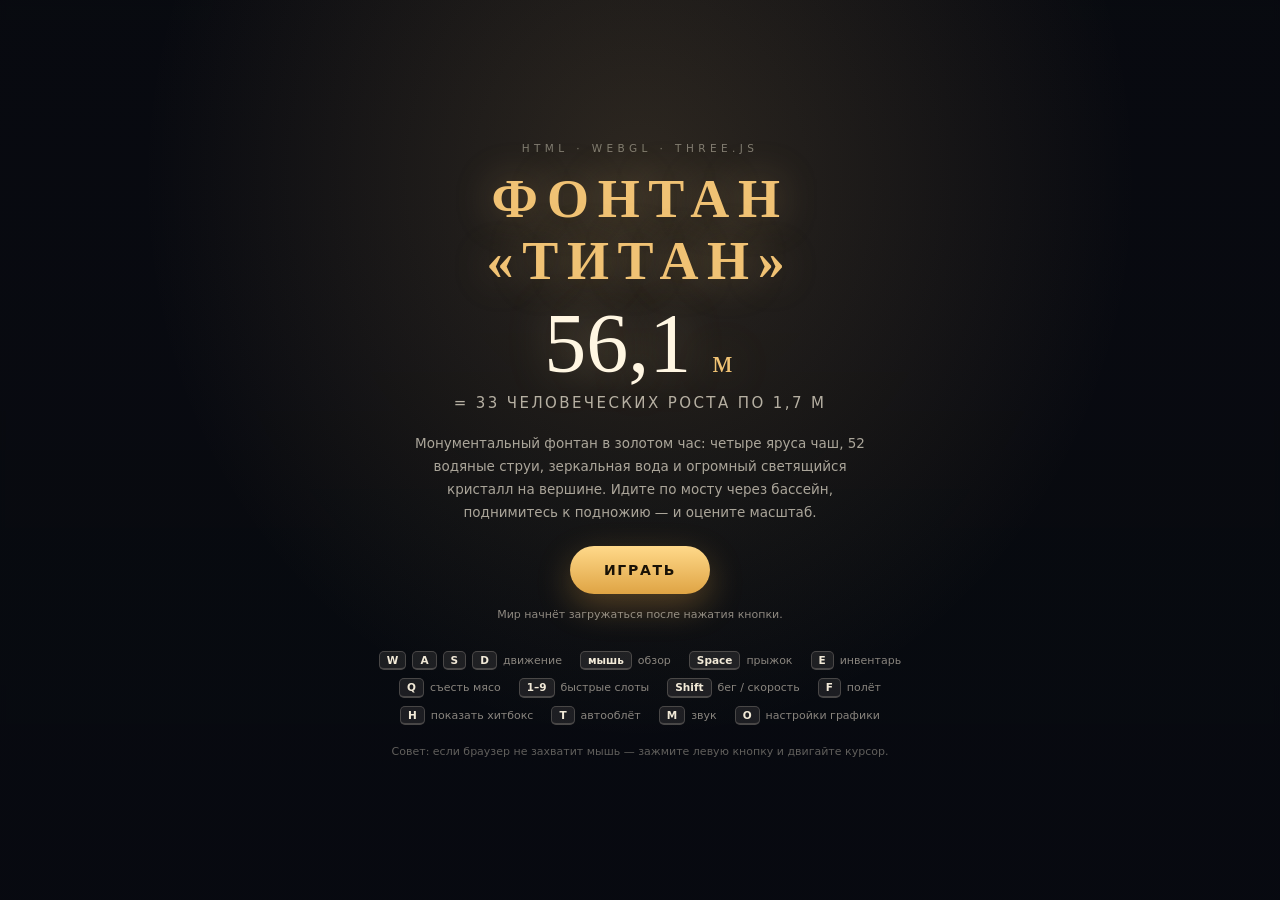
<file: index.html>
<!DOCTYPE html>
<html lang="ru">
<head>
<meta charset="utf-8" />
<meta name="viewport" content="width=device-width, initial-scale=1, viewport-fit=cover" />
<meta name="theme-color" content="#0b0e14" />
<meta name="mobile-web-app-capable" content="yes" />
<meta name="apple-mobile-web-app-capable" content="yes" />
<meta name="apple-mobile-web-app-status-bar-style" content="black-translucent" />
<title>Фонтан «Титан» — 56,1 м · 33 человеческих роста</title>
<link rel="stylesheet" href="./styles.css" />
<script type="importmap">
{
  "imports": {
    "three": "./vendor/three.module.js",
    "three/addons/": "./vendor/jsm/"
  }
}
</script>
</head>
<body>
<canvas id="scene"></canvas>
<div id="world-loading" role="status" aria-live="polite"></div>

<div id="ui">
  <section class="panel panel-left">
    <h1>ФОНТАН «ТИТАН»</h1>
    <p class="sub">дом у леса · дорога к фонтану</p>
    <div id="world-clock" aria-live="off">06:00 · ДЕНЬ</div>

    <div class="compare">
      <div class="col">
        <div class="bar bar-fountain"><i></i></div>
        <div class="cap">56,1 м</div>
        <div class="cap sub">сооружение</div>
      </div>
      <div class="ratio"><b>33×</b><span> выше<br>человека</span></div>
      <div class="col">
        <div class="bar bar-player"><i></i></div>
        <div class="cap">1,7 м</div>
        <div class="cap sub">это вы</div>
      </div>
    </div>

    <div class="stats">
      <div><span>до центра фонтана</span><b id="stat-dist">—</b></div>
      <div><span>угол возвышения</span><b id="stat-angle">—</b></div>
      <div><span>высота камеры</span><b id="stat-height">—</b></div>
      <div><span>режим</span><b id="stat-mode">пешком</b></div>
    </div>
    <div id="oxygen-indicator" aria-live="polite">
      <div class="oxygen-heading">
        <b>КИСЛОРОД</b>
        <span id="oxygen-text">НА ПОВЕРХНОСТИ</span>
      </div>
      <div class="oxygen-track"><i id="oxygen-fill"></i></div>
      <div class="oxygen-tip">Space / ▲ — всплыть · C / ▼ — нырнуть</div>
    </div>
  </section>

  <section class="panel panel-right">
    <canvas id="compass" width="150" height="150"></canvas>
    <div class="compass-cap">стрелка — направление на фонтан</div>
  </section>

  <div id="crosshair"></div>
  <div id="health-hearts" class="health-hearts" role="img" aria-label="Здоровье: 5 из 5">
    <span class="full" aria-hidden="true">♥</span>
    <span class="full" aria-hidden="true">♥</span>
    <span class="full" aria-hidden="true">♥</span>
    <span class="full" aria-hidden="true">♥</span>
    <span class="full" aria-hidden="true">♥</span>
  </div>
  <div id="hunger-indicator" class="hunger-indicator" role="img" aria-label="Сытость: 100%">
    <span class="hunger-icon" aria-hidden="true">🍖</span>
    <span class="hunger-label">СЫТОСТЬ</span>
    <div class="hunger-track"><i id="hunger-fill"></i></div>
    <b id="hunger-text">100%</b>
  </div>

  <div id="hint">
    <b>WASD</b> идти · <b>мышь</b> смотреть · <b>Space</b> прыгать/всплывать · <b>Shift</b> бежать · <b>ЛКМ</b> рубить / добывать · <b>E</b> инвентарь · <b>1–9</b> выбрать предмет в быстрой панели · <b>Q</b> съесть мясо · <b>F</b> полёт ·
    <b>в воде: WASD + направление взгляда</b> плыть · <b>Space/C</b> всплыть/нырнуть · <b>T</b> облёт · <b>M</b> звук · <b>O / P</b> меню и пауза · <b>Esc</b> открыть/закрыть меню
  </div>
  <div id="hint-touch">
    <b>джойстик</b> слева — идти · <b>свайп</b> — смотреть · <b>ПРЫЖОК</b> — подпрыгнуть · <b>ЕДА</b> — съесть мясо
  </div>

  <div id="toast"></div>

  <button id="settings-toggle" type="button" aria-expanded="false" aria-controls="settings-panel">
    ☰ МЕНЮ
  </button>
  <section id="settings-panel" class="panel settings-panel" hidden>
    <div class="game-menu-card">
      <div class="settings-heading">
        <div>
          <h2>ИГРОВОЕ МЕНЮ</h2>
          <p>Игра остановлена. Настройки можно менять в любой момент.</p>
        </div>
      </div>

      <button id="menu-sound-toggle" class="menu-sound-toggle" type="button" aria-pressed="true">ЗВУК: ВКЛЮЧЁН</button>
      <div class="menu-section-title">ГРАФИКА И ПРОИЗВОДИТЕЛЬНОСТЬ</div>

    <label class="setting-row" for="graphics-quality">
      <span>Качество графики</span>
      <select id="graphics-quality">
        <option value="auto">Авто</option>
        <option value="low">Низкое</option>
        <option value="medium">Среднее</option>
        <option value="high">Высокое</option>
      </select>
    </label>

    <label class="setting-block" for="view-distance">
      <span class="setting-label">
        <span>Дальность прорисовки</span>
        <output id="view-distance-value">3,2 км</output>
      </span>
      <input id="view-distance" type="range" min="900" max="8000" step="100" value="3200" />
      <span class="setting-scale"><span>0,9 км</span><span>8 км</span></span>
    </label>

    <div class="setting-toggles">
      <label><input id="graphics-shadows" type="checkbox" /> Тени</label>
      <label><input id="graphics-reflections" type="checkbox" checked /> Отражения воды</label>
      <label><input id="graphics-bloom" type="checkbox" /> Свечение</label>
    </div>

    <div class="settings-footnote" id="graphics-status">Автоматическое качество подстраивается под устройство.</div>
      <button id="settings-resume" class="menu-resume" type="button">▶ ПРОДОЛЖИТЬ ИГРУ</button>
    </div>
  </section>
</div>

<div id="touch-layer" class="hidden">
  <div id="stick"><div id="stick-knob"></div><span>ХОД</span></div>
  <div id="touch-buttons">
    <button class="tbtn tbtn-wide" data-act="run">БЕГ</button>
    <button class="tbtn tbtn-jump" data-act="jump">ПРЫЖОК</button>
    <button class="tbtn" data-act="fly">ПОЛЁТ</button>
    <button class="tbtn" data-act="tour">ОБЛЁТ</button>
    <button class="tbtn" data-act="sound">ЗВУК</button>
    <button class="tbtn" data-act="eat">ЕДА</button>
    <button class="tbtn tbtn-up" data-act="up">▲</button>
    <button class="tbtn tbtn-down" data-act="down">▼</button>
  </div>
</div>

<div id="rotate">ПОВЕРНИТЕ ТЕЛЕФОН ГОРИЗОНТАЛЬНО</div>

<div id="overlay">
  <div class="overlay-inner">
    <div class="kicker">HTML · WebGL · three.js</div>
    <h1>ФОНТАН «ТИТАН»</h1>
    <div class="hero-num">56,1 <span>м</span></div>
    <div class="hero-sub">= 33 человеческих роста по 1,7 м</div>
    <p>
      Монументальный фонтан в золотом час: четыре яруса чаш, 52 водяные струи,
      зеркальная вода и огромный светящийся кристалл на вершине.
      Идите по мосту через бассейн, поднимитесь к подножию — и оцените масштаб.
    </p>
    <button id="start-btn" type="button">ИГРАТЬ</button>
    <div id="boot-status" role="status" aria-live="polite">Мир начнёт загружаться после нажатия кнопки.</div>
    <div class="keys">
      <div><kbd>W</kbd><kbd>A</kbd><kbd>S</kbd><kbd>D</kbd><span>движение</span></div>
      <div><kbd>мышь</kbd><span>обзор</span></div>
      <div><kbd>Space</kbd><span>прыжок</span></div>
      <div><kbd>E</kbd><span>инвентарь</span></div>
      <div><kbd>Q</kbd><span>съесть мясо</span></div>
      <div><kbd>1–9</kbd><span>быстрые слоты</span></div>
      <div><kbd>Shift</kbd><span>бег / скорость</span></div>
      <div><kbd>F</kbd><span>полёт</span></div>
      <div><kbd>H</kbd><span>показать хитбокс</span></div>
      <div><kbd>T</kbd><span>автооблёт</span></div>
      <div><kbd>M</kbd><span>звук</span></div>
      <div><kbd>O</kbd><span>настройки графики</span></div>
    </div>
    <div class="note">Совет: если браузер не захватит мышь — зажмите левую кнопку и двигайте курсор.</div>
  </div>
</div>

<script defer src="./src/boot.js"></script>
</body>
</html>
</file>
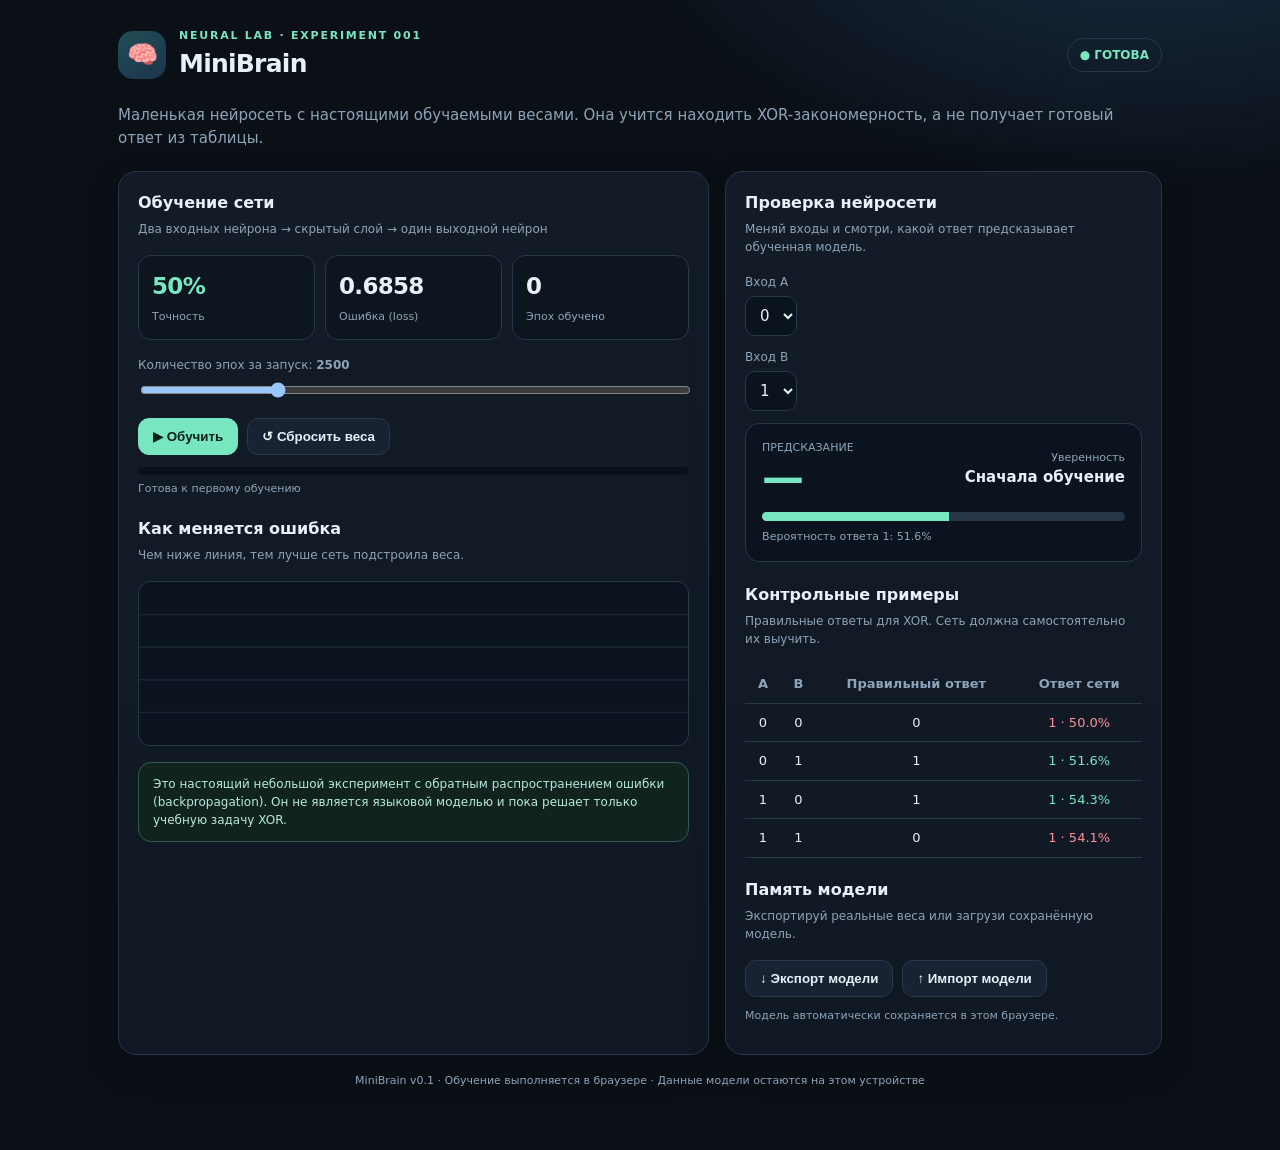
<file: MiniBrain.html>
<!doctype html>
<html lang="ru">
<head>
<meta charset="utf-8"><meta name="viewport" content="width=device-width,initial-scale=1">
<title>MiniBrain | Neural Lab</title>
<style>
:root{color-scheme:dark;--bg:#0b1017;--panel:#121b26;--panel2:#172332;--line:#26384b;--text:#e8f0f8;--muted:#8fa3b8;--mint:#78e6c1;--blue:#7ba8ff;--red:#ff8f9a}*{box-sizing:border-box}body{margin:0;background:radial-gradient(900px 500px at 90% -10%,#193047 0%,transparent 60%),var(--bg);color:var(--text);font:15px/1.5 system-ui,-apple-system,Segoe UI,Arial,sans-serif}.wrap{max-width:1080px;margin:auto;padding:28px 18px 60px}.top{display:flex;align-items:center;justify-content:space-between;gap:16px;margin-bottom:22px}.brand{display:flex;gap:13px;align-items:center}.logo{width:48px;height:48px;border-radius:15px;display:grid;place-items:center;background:linear-gradient(145deg,#214e55,#1d344b);font-size:25px}.eyebrow{font-size:11px;letter-spacing:.16em;color:var(--mint);font-weight:800}.title{font-size:25px;font-weight:800;letter-spacing:-.03em}.status{border:1px solid var(--line);border-radius:99px;padding:7px 12px;color:var(--mint);font-size:12px;font-weight:700}.intro{color:var(--muted);margin:0 0 22px}.grid{display:grid;grid-template-columns:1.15fr .85fr;gap:16px}.card{background:linear-gradient(180deg,var(--panel),#101823);border:1px solid var(--line);border-radius:18px;padding:19px;box-shadow:0 12px 35px #0003}.card h2{font-size:16px;margin:0 0 5px}.sub{font-size:12px;color:var(--muted);margin:0 0 17px}.stats{display:grid;grid-template-columns:repeat(3,1fr);gap:10px;margin-bottom:16px}.stat{padding:13px;border:1px solid var(--line);border-radius:13px;background:#0d151f}.stat strong{display:block;font-size:23px;letter-spacing:-.03em}.stat span{color:var(--muted);font-size:11px}.mint{color:var(--mint)}.controls{display:flex;flex-wrap:wrap;gap:9px;align-items:center}.btn{border:1px solid var(--line);color:var(--text);background:var(--panel2);padding:10px 14px;border-radius:11px;font-weight:700;cursor:pointer}.btn.primary{background:var(--mint);color:#092018;border-color:var(--mint)}.btn:disabled{opacity:.45;cursor:not-allowed}label{font-size:12px;color:var(--muted);display:block;margin-bottom:5px}input,select{background:#0b141e;color:var(--text);border:1px solid var(--line);border-radius:10px;padding:9px 10px;font:inherit;min-width:0}input[type=range]{padding:0;width:100%}.field{margin:12px 0}.progress{height:8px;background:#0a1119;border-radius:9px;overflow:hidden;margin:12px 0 6px}.progress>div{height:100%;width:0;background:linear-gradient(90deg,#4caeaa,var(--mint));transition:width .15s}.hint{font-size:11px;color:var(--muted)}canvas{width:100%;height:165px;display:block;background:#0b141e;border:1px solid var(--line);border-radius:12px}.predictbox{border:1px solid var(--line);border-radius:14px;background:#0b141e;padding:16px;margin-top:12px}.pred{display:flex;align-items:center;justify-content:space-between;gap:14px}.pred strong{font-size:42px;color:var(--mint);line-height:1}.meter{height:9px;background:#263547;border-radius:9px;overflow:hidden;margin-top:13px}.meter div{height:100%;width:50%;background:var(--mint);transition:width .2s}.samples{width:100%;border-collapse:collapse;font-size:13px}.samples th,.samples td{text-align:center;padding:9px;border-bottom:1px solid var(--line)}.samples th{color:var(--muted);font-weight:600}.notice{margin-top:16px;border:1px solid #315b51;background:#10231f;border-radius:13px;padding:12px 14px;color:#b8eadb;font-size:12px}.toast{position:fixed;bottom:20px;left:50%;transform:translateX(-50%);background:#e8f0f8;color:#101923;padding:11px 17px;border-radius:11px;box-shadow:0 8px 35px #0008;display:none;max-width:calc(100% - 30px);z-index:5}.toast.show{display:block}.footer{margin-top:18px;color:var(--muted);font-size:11px;text-align:center}@media(max-width:760px){.grid{grid-template-columns:1fr}.wrap{padding:18px 12px 40px}.title{font-size:21px}.stats{gap:7px}.stat{padding:10px}.stat strong{font-size:20px}}
</style>
</head>
<body><main class="wrap">
<header class="top"><div class="brand"><div class="logo">🧠</div><div><div class="eyebrow">NEURAL LAB · EXPERIMENT 001</div><div class="title">MiniBrain</div></div></div><div class="status" id="status">● ГОТОВА</div></header>
<p class="intro">Маленькая нейросеть с настоящими обучаемыми весами. Она учится находить XOR-закономерность, а не получает готовый ответ из таблицы.</p>
<div class="grid">
<section class="card"><h2>Обучение сети</h2><p class="sub">Два входных нейрона → скрытый слой → один выходной нейрон</p>
<div class="stats"><div class="stat"><strong id="accuracy" class="mint">0%</strong><span>Точность</span></div><div class="stat"><strong id="loss">0.0000</strong><span>Ошибка (loss)</span></div><div class="stat"><strong id="epochsDone">0</strong><span>Эпох обучено</span></div></div>
<div class="field"><label for="epochs">Количество эпох за запуск: <b id="epochValue">2500</b></label><input id="epochs" type="range" min="100" max="10000" step="100" value="2500"></div>
<div class="controls"><button class="btn primary" id="train">▶ Обучить</button><button class="btn" id="reset">↺ Сбросить веса</button></div>
<div class="progress"><div id="progress"></div></div><div class="hint" id="progressText">Готова к первому обучению</div>
<div style="margin-top:20px"><h2>Как меняется ошибка</h2><p class="sub">Чем ниже линия, тем лучше сеть подстроила веса.</p><canvas id="chart" width="700" height="220"></canvas></div>
<div class="notice">Это настоящий небольшой эксперимент с обратным распространением ошибки (backpropagation). Он не является языковой моделью и пока решает только учебную задачу XOR.</div>
</section>
<section class="card"><h2>Проверка нейросети</h2><p class="sub">Меняй входы и смотри, какой ответ предсказывает обученная модель.</p>
<div class="field"><label for="a">Вход A</label><select id="a"><option value="0">0</option><option value="1">1</option></select></div>
<div class="field"><label for="b">Вход B</label><select id="b"><option value="0">0</option><option value="1" selected>1</option></select></div>
<div class="predictbox"><div class="pred"><div><div class="hint">ПРЕДСКАЗАНИЕ</div><strong id="prediction">—</strong></div><div style="text-align:right"><div class="hint">Уверенность</div><b id="confidence">Сначала обучение</b></div></div><div class="meter"><div id="meter"></div></div><div class="hint" style="margin-top:8px" id="probability">Вероятность ответа 1: —</div></div>
<div style="margin-top:21px"><h2>Контрольные примеры</h2><p class="sub">Правильные ответы для XOR. Сеть должна самостоятельно их выучить.</p><table class="samples"><thead><tr><th>A</th><th>B</th><th>Правильный ответ</th><th>Ответ сети</th></tr></thead><tbody id="sampleRows"></tbody></table></div>
<div style="margin-top:20px"><h2>Память модели</h2><p class="sub">Экспортируй реальные веса или загрузи сохранённую модель.</p><div class="controls"><button class="btn" id="export">↓ Экспорт модели</button><button class="btn" id="import">↑ Импорт модели</button><input type="file" id="file" accept="application/json" hidden></div><p class="hint" id="saved">Модель автоматически сохраняется в этом браузере.</p></div>
</section></div><div class="footer">MiniBrain v0.1 · Обучение выполняется в браузере · Данные модели остаются на этом устройстве</div>
</main><div class="toast" id="toast"></div>
<script>
(()=>{'use strict';
const $=id=>document.getElementById(id), data=[{x:[0,0],y:0},{x:[0,1],y:1},{x:[1,0],y:1},{x:[1,1],y:0}],KEY='minibrain-v1-model';let net,history=[],steps=0,busy=false;
const sigmoid=z=>1/(1+Math.exp(-Math.max(-30,Math.min(30,z))));
function rng(seed){let s=seed>>>0||1;return()=>{s^=s<<13;s^=s>>>17;s^=s<<5;return(s>>>0)/4294967296}}
function create(seed=12345){const r=rng(seed),h=8;return{version:1,seed,hidden:h,lr:.8,w1:Array.from({length:h},()=>Array.from({length:2},()=>((r()*2-1)*.7))),b1:Array(h).fill(0),w2:Array.from({length:h},()=>((r()*2-1)*.7)),b2:0,epochs:0,history:[]}}
function forward(n,x){const h=n.w1.map((w,i)=>Math.tanh(w[0]*x[0]+w[1]*x[1]+n.b1[i]));let z=n.b2;for(let i=0;i<n.hidden;i++)z+=h[i]*n.w2[i];return{p:sigmoid(z),h}}
function evaluate(){let loss=0,correct=0;for(const s of data){const p=Math.max(1e-7,Math.min(1-1e-7,forward(net,s.x).p));loss-=s.y*Math.log(p)+(1-s.y)*Math.log(1-p);if((p>=.5?1:0)===s.y)correct++}return{loss:loss/4,accuracy:correct/4}}
function trainBatch(count){const r=rng((net.seed+net.epochs*7919)>>>0);for(let ep=0;ep<count;ep++){const order=[0,1,2,3];for(let i=3;i>0;i--){const j=Math.floor(r()*(i+1));[order[i],order[j]]=[order[j],order[i]]}for(const idx of order){const s=data[idx],f=forward(net,s.x),d=f.p-s.y,old=[...net.w2];for(let i=0;i<net.hidden;i++){const g=d*old[i]*(1-f.h[i]*f.h[i]);net.w1[i][0]-=net.lr*g*s.x[0];net.w1[i][1]-=net.lr*g*s.x[1];net.b1[i]-=net.lr*g;net.w2[i]-=net.lr*d*f.h[i]}net.b2-=net.lr*d}net.epochs++;if((ep+1)%Math.max(1,Math.floor(count/100))===0||ep===count-1)net.history.push(evaluate().loss)}net.history=net.history.slice(-500);history=net.history;}
function render(){const m=evaluate();$('accuracy').textContent=Math.round(m.accuracy*100)+'%';$('loss').textContent=m.loss.toFixed(4);$('epochsDone').textContent=net.epochs.toLocaleString('ru-RU');$('sampleRows').innerHTML=data.map(s=>{const p=forward(net,s.x).p;return `<tr><td>${s.x[0]}</td><td>${s.x[1]}</td><td>${s.y}</td><td style="color:${(p>=.5?1:0)===s.y?'var(--mint)':'var(--red)'}">${p>=.5?1:0} · ${(p*100).toFixed(1)}%</td></tr>`}).join('');predict();draw();}
function predict(){if(!net)return;const p=forward(net,[+$('a').value,+$('b').value]).p;$('prediction').textContent=net.epochs?(p>=.5?1:0):'—';$('confidence').textContent=net.epochs?(Math.max(p,1-p)*100).toFixed(1)+'%':'Сначала обучение';$('meter').style.width=(p*100)+'%';$('probability').textContent='Вероятность ответа 1: '+(p*100).toFixed(1)+'%';}
function draw(){const c=$('chart'),ctx=c.getContext('2d'),w=c.width,h=c.height;ctx.clearRect(0,0,w,h);ctx.strokeStyle='#26384b';ctx.lineWidth=1;for(let i=1;i<5;i++){let y=i*h/5;ctx.beginPath();ctx.moveTo(0,y);ctx.lineTo(w,y);ctx.stroke()}if(history.length<2)return;const max=Math.max(.1,...history),min=Math.min(0,...history),range=max-min||1;ctx.beginPath();history.forEach((v,i)=>{const x=12+(w-24)*i/(history.length-1),y=h-12-(v-min)/range*(h-24);i?ctx.lineTo(x,y):ctx.moveTo(x,y)});ctx.strokeStyle='#78e6c1';ctx.lineWidth=3;ctx.stroke()}
function save(){localStorage.setItem(KEY,JSON.stringify(net));$('saved').textContent='Модель сохранена локально · '+new Date().toLocaleTimeString('ru-RU')}
function toast(t){$('toast').textContent=t;$('toast').classList.add('show');setTimeout(()=>$('toast').classList.remove('show'),2600)}
async function train(){if(busy)return;busy=true;$('train').disabled=true;$('reset').disabled=true;$('status').textContent='● ОБУЧАЕТСЯ';const total=+$('epochs').value,chunk=Math.ceil(total/25);let done=0;while(done<total){const n=Math.min(chunk,total-done);trainBatch(n);done+=n;$('progress').style.width=(done/total*100)+'%';$('progressText').textContent='Обучение: '+Math.round(done/total*100)+'%';render();await new Promise(requestAnimationFrame)}save();$('status').textContent='● ГОТОВА';$('progressText').textContent='Обучение завершено';$('train').disabled=false;$('reset').disabled=false;busy=false;toast('Обучение завершено. Точность: '+Math.round(evaluate().accuracy*100)+'%')}
function reset(){net=create();history=[];$('progress').style.width='0%';$('progressText').textContent='Готова к первому обучению';save();render();toast('Веса нейросети сброшены')}
$('epochs').addEventListener('input',()=>$('epochValue').textContent=$('epochs').value);$('train').onclick=train;$('reset').onclick=reset;$('a').onchange=predict;$('b').onchange=predict;
$('export').onclick=()=>{const blob=new Blob([JSON.stringify(net,null,2)],{type:'application/json'}),u=URL.createObjectURL(blob),a=document.createElement('a');a.href=u;a.download='minibrain-model.json';a.click();URL.revokeObjectURL(u)};
$('import').onclick=()=>$('file').click();$('file').onchange=async e=>{try{const n=JSON.parse(await e.target.files[0].text());if(n.version!==1||n.hidden!==8||!Array.isArray(n.w1)||n.w1.length!==8||!n.w1.every(r=>Array.isArray(r)&&r.length===2&&r.every(Number.isFinite))||!Array.isArray(n.w2)||n.w2.length!==8||!n.w2.every(Number.isFinite)||!Array.isArray(n.b1)||n.b1.length!==8||!n.b1.every(Number.isFinite)||!Number.isFinite(n.b2))throw Error('Файл не похож на MiniBrain v1');net=n;history=Array.isArray(net.history)?net.history:[];save();render();toast('Модель загружена')}catch(err){toast('Не удалось загрузить: '+err.message)}e.target.value=''};
try{const stored=localStorage.getItem(KEY);net=stored?JSON.parse(stored):create();if(net.version!==1||!Array.isArray(net.w1)||net.w1.length!==8)net=create();history=net.history||[]}catch{net=create()}render();
})();
</script></body></html>
</file>
<file: styles.css>
:root {
  --gold: #f0c274;
  --gold-soft: rgba(240, 194, 116, 0.55);
  --ink: #0d1119;
  --paper: #f2ead8;
  --panel: rgba(13, 17, 25, 0.58);
  --stroke: rgba(240, 194, 116, 0.28);
}

* { box-sizing: border-box; }

html, body {
  margin: 0;
  height: 100%;
  overflow: hidden;
  background: #0b0e14;
  color: var(--paper);
  font-family: "Inter", system-ui, -apple-system, "Segoe UI", Roboto, sans-serif;
  -webkit-font-smoothing: antialiased;
}

#scene { position: fixed; inset: 0; width: 100%; height: 100%; display: block; }

/* ---------------- HUD ---------------- */
#ui { position: fixed; inset: 0; pointer-events: none; }

#world-clock {
  display: inline-flex;
  align-items: center;
  margin: 0 0 10px;
  padding: 6px 10px;
  border: 1px solid rgba(240, 194, 116, 0.32);
  border-radius: 999px;
  background: rgba(8, 13, 20, 0.58);
  color: #f3d59d;
  font-size: 11px;
  font-weight: 750;
  letter-spacing: 0.12em;
  font-variant-numeric: tabular-nums;
}
#world-clock.night {
  border-color: rgba(143, 166, 226, 0.42);
  color: #c8d7ff;
  background: rgba(7, 12, 28, 0.76);
}

.panel {
  position: absolute;
  background: var(--panel);
  border: 1px solid var(--stroke);
  border-radius: 14px;
  backdrop-filter: blur(14px) saturate(1.2);
  -webkit-backdrop-filter: blur(14px) saturate(1.2);
  box-shadow: 0 18px 48px rgba(0, 0, 0, 0.45);
}

.panel-left {
  top: 18px; left: 18px;
  width: 268px;
  padding: 16px 18px 14px;
}

.panel-left h1 {
  margin: 0;
  font-family: Georgia, "Times New Roman", serif;
  font-size: 19px;
  font-weight: 700;
  letter-spacing: 0.14em;
  color: var(--gold);
}

.panel-left .sub {
  margin: 3px 0 12px;
  font-size: 11px;
  letter-spacing: 0.18em;
  text-transform: uppercase;
  color: rgba(242, 234, 216, 0.55);
}

/* шкала 33× */
.compare {
  display: flex;
  align-items: flex-end;
  gap: 12px;
  padding: 12px 0 12px;
  border-top: 1px solid rgba(240, 194, 116, 0.18);
  border-bottom: 1px solid rgba(240, 194, 116, 0.18);
}

.compare .col { display: flex; flex-direction: column; align-items: center; gap: 4px; }
.compare .bar {
  width: 34px;
  display: flex; align-items: flex-end; justify-content: center;
}
.compare .bar i { display: block; width: 100%; border-radius: 4px; }
.bar-fountain { height: 118px; }
.bar-fountain i {
  height: 118px;
  background: linear-gradient(180deg, #ffd98a 0%, #e0a94a 45%, #9a6b28 100%);
  box-shadow: 0 0 18px rgba(240, 194, 116, 0.35);
}
.bar-player { height: 118px; align-items: flex-end; }
.bar-player i {
  height: 4px;
  background: linear-gradient(180deg, #9fd8ff, #4a9ad6);
  box-shadow: 0 0 10px rgba(120, 190, 255, 0.5);
}
.compare .cap { font-size: 12px; font-weight: 700; color: var(--paper); }
.compare .cap.sub { font-size: 9px; font-weight: 500; letter-spacing: 0.08em; color: rgba(242, 234, 216, 0.5); text-transform: uppercase; }
.compare .ratio {
  display: flex; flex-direction: column; align-items: center; justify-content: center;
  padding-bottom: 12px; text-align: center;
}
.compare .ratio b {
  font-family: Georgia, serif;
  font-size: 26px; color: var(--gold);
  text-shadow: 0 0 18px rgba(240, 194, 116, 0.45);
}
.compare .ratio span { font-size: 9px; line-height: 1.25; letter-spacing: 0.08em; text-transform: uppercase; color: rgba(242, 234, 216, 0.55); }

.stats { margin-top: 10px; display: grid; gap: 4px; }
.stats div { display: flex; justify-content: space-between; align-items: baseline; font-size: 11.5px; }
.stats span { color: rgba(242, 234, 216, 0.55); }
.stats b { font-variant-numeric: tabular-nums; color: var(--paper); font-weight: 600; }

#oxygen-indicator {
  display: none;
  margin-top: 11px;
  padding: 9px 10px 8px;
  background: rgba(4, 24, 35, 0.62);
  border: 1px solid rgba(94, 190, 218, 0.42);
  border-radius: 9px;
}
#oxygen-indicator.active { display: block; }
.oxygen-heading {
  display: flex;
  align-items: center;
  justify-content: space-between;
  gap: 8px;
  font-size: 10px;
  letter-spacing: 0.09em;
}
.oxygen-heading b { color: #9be7f4; }
.oxygen-heading span {
  color: rgba(220, 245, 255, 0.78);
  font-size: 9px;
  font-variant-numeric: tabular-nums;
}
.oxygen-track {
  height: 7px;
  margin-top: 7px;
  background: rgba(0, 0, 0, 0.42);
  border-radius: 99px;
  overflow: hidden;
}
.oxygen-track i {
  display: block;
  width: 100%;
  height: 100%;
  background: linear-gradient(90deg, #55cbe0, #a7eff6);
  border-radius: inherit;
  transition: width 0.12s linear, background 0.2s ease;
}
#oxygen-indicator.low .oxygen-track i {
  background: linear-gradient(90deg, #c94d3f, #ff9c61);
}
.oxygen-tip {
  margin-top: 6px;
  color: rgba(220, 245, 255, 0.56);
  font-size: 9px;
  letter-spacing: 0.02em;
}

.panel-right {
  right: 18px; bottom: 18px;
  padding: 10px 10px 8px;
  text-align: center;
}
#compass { display: block; width: 150px; height: 150px; }
.compass-cap { font-size: 9.5px; letter-spacing: 0.08em; text-transform: uppercase; color: rgba(242, 234, 216, 0.45); margin-top: 2px; }

#crosshair {
  position: absolute; left: 50%; top: 50%;
  width: 5px; height: 5px; margin: -2.5px 0 0 -2.5px;
  border-radius: 50%;
  background: rgba(255, 255, 255, 0.75);
  box-shadow: 0 0 6px rgba(0, 0, 0, 0.7);
  opacity: 0.85;
}

#hint {
  position: absolute; left: 18px; bottom: 18px;
  padding: 9px 14px;
  font-size: 11.5px; letter-spacing: 0.02em;
  color: rgba(242, 234, 216, 0.72);
  background: rgba(13, 17, 25, 0.5);
  border: 1px solid rgba(240, 194, 116, 0.18);
  border-radius: 10px;
  backdrop-filter: blur(10px);
  -webkit-backdrop-filter: blur(10px);
}
#hint b { color: var(--gold); font-weight: 700; }

#toast {
  position: absolute; left: 50%; top: 74px;
  transform: translate(-50%, -8px);
  padding: 9px 18px;
  font-size: 12.5px;
  color: var(--paper);
  background: rgba(13, 17, 25, 0.72);
  border: 1px solid var(--stroke);
  border-radius: 999px;
  backdrop-filter: blur(10px);
  -webkit-backdrop-filter: blur(10px);
  opacity: 0;
  transition: opacity 0.35s ease, transform 0.35s ease;
}
#toast.show { opacity: 1; transform: translate(-50%, 0); }

/* ---------------- мобильное управление ---------------- */
#hint-touch { display: none; }

#touch-layer {
  position: fixed; inset: 0;
  pointer-events: none;
  z-index: 5;
}
#touch-layer.hidden { display: none; }

#stick {
  position: absolute;
  left: max(18px, env(safe-area-inset-left));
  bottom: max(20px, env(safe-area-inset-bottom));
  width: 128px; height: 128px;
  border-radius: 50%;
  background: radial-gradient(circle at 50% 50%, rgba(13, 17, 25, 0.42), rgba(13, 17, 25, 0.22));
  border: 1.5px solid rgba(240, 194, 116, 0.35);
  box-shadow: 0 10px 30px rgba(0, 0, 0, 0.45);
  pointer-events: auto;
  touch-action: none;
  display: flex; align-items: center; justify-content: center;
}
#stick span {
  font-size: 9px; letter-spacing: 0.22em;
  color: rgba(242, 234, 216, 0.35);
  pointer-events: none;
}
#stick-knob {
  position: absolute;
  width: 54px; height: 54px; border-radius: 50%;
  background: radial-gradient(circle at 40% 35%, rgba(255, 226, 170, 0.92), rgba(215, 160, 80, 0.65));
  border: 1px solid rgba(255, 238, 200, 0.6);
  box-shadow: 0 6px 18px rgba(0, 0, 0, 0.5);
  pointer-events: none;
  transition: transform 0.06s linear;
}

#touch-buttons {
  position: absolute;
  right: max(16px, env(safe-area-inset-right));
  bottom: max(20px, env(safe-area-inset-bottom));
  display: grid;
  grid-template-columns: repeat(2, 62px);
  gap: 9px;
  pointer-events: none;
}
.tbtn {
  pointer-events: auto;
  touch-action: none;
  height: 44px;
  font: 600 11px/1 "Inter", system-ui, sans-serif;
  letter-spacing: 0.08em;
  color: var(--paper);
  background: rgba(13, 17, 25, 0.55);
  border: 1px solid rgba(240, 194, 116, 0.3);
  border-radius: 12px;
  backdrop-filter: blur(8px);
  -webkit-backdrop-filter: blur(8px);
  cursor: pointer;
  transition: background 0.15s ease, transform 0.1s ease;
}
.tbtn:active, .tbtn.active {
  background: rgba(240, 194, 116, 0.32);
  border-color: rgba(255, 226, 170, 0.7);
  transform: scale(0.95);
}
.tbtn-wide { grid-column: span 2; }
.tbtn-jump { border-color: rgba(255, 226, 170, 0.55); color: #ffe2aa; }
.tbtn-up, .tbtn-down { display: none; }
body.fly .tbtn-up, body.fly .tbtn-down,
body.swim .tbtn-up, body.swim .tbtn-down { display: block; }
body.swim .tbtn-up::after { content: " ВСПЛЫТЬ"; }
body.swim .tbtn-down::after { content: " НЫРНУТЬ"; }
body.swim #touch-buttons { grid-template-columns: repeat(2, 74px); }
body.swim .tbtn-up, body.swim .tbtn-down { font-size: 8px; letter-spacing: 0; }
body.swim .tbtn-jump { display: none; }

#rotate {
  position: fixed; left: 50%; top: 42%;
  transform: translate(-50%, -50%);
  display: none;
  padding: 9px 16px;
  font-size: 12px;
  color: var(--gold);
  background: rgba(13, 17, 25, 0.78);
  border: 1px solid var(--stroke);
  border-radius: 999px;
  z-index: 7;
  animation: hintFade 7s ease forwards;
}
@keyframes hintFade {
  0%, 72% { opacity: 1; }
  100% { opacity: 0; visibility: hidden; }
}

body.touch #hint { display: none; }
body.touch #hint-touch {
  display: block;
  position: absolute;
  left: 50%; bottom: 158px;
  transform: translateX(-50%);
  max-width: 62vw;
  text-align: center;
  padding: 6px 11px;
  font-size: 10.5px;
  line-height: 1.5;
  color: rgba(242, 234, 216, 0.6);
  background: rgba(13, 17, 25, 0.42);
  border-radius: 10px;
}
body.touch #hint-touch b { color: var(--gold); }
body.touch #crosshair { display: none; }
body.touch .panel-right { bottom: auto; top: 12px; right: 10px; padding: 6px; }
body.touch #compass { width: 92px; height: 92px; }
body.touch .compass-cap { display: none; }
body.touch .panel-left { width: 178px; padding: 10px 12px 8px; top: 10px; left: 10px; }
body.touch .panel-left h1 { font-size: 13px; letter-spacing: 0.1em; }
body.touch .panel-left .sub { display: none; }
body.touch .bar-fountain, body.touch .bar-player { height: 62px; }
body.touch .bar-fountain i { height: 62px; }
body.touch .compare { padding: 8px 0; gap: 8px; }
body.touch .compare .ratio b { font-size: 18px; }
body.touch .compare .cap { font-size: 10px; }
body.touch .stats { display: none; }
body.touch .panel-left #oxygen-indicator { margin-top: 8px; padding: 7px 8px; }
body.touch .panel-left .oxygen-heading { font-size: 9px; }
body.touch .panel-left .oxygen-tip { font-size: 8px; }
body.touch.swim .panel-left .oxygen-tip { font-size: 0; }
body.touch.swim .panel-left .oxygen-tip::after {
  content: "▲ всплыть · ▼ нырнуть";
  font-size: 8px;
}
body.touch .keys { display: none; }

@media (orientation: portrait) {
  body.touch #rotate { display: block; }
}

/* ---------------- стартовый экран ---------------- */
#overlay {
  position: fixed; inset: 0;
  display: flex; align-items: center; justify-content: center;
  padding: 24px;
  background:
    radial-gradient(ellipse at 50% 20%, rgba(240, 194, 116, 0.16), transparent 55%),
    linear-gradient(180deg, rgba(8, 10, 16, 0.86), rgba(8, 10, 16, 0.95));
  backdrop-filter: blur(3px);
  -webkit-backdrop-filter: blur(3px);
  transition: opacity 0.6s ease, visibility 0.6s;
  z-index: 10;
}
#overlay.hidden { opacity: 0; visibility: hidden; }

.overlay-inner {
  max-width: 560px;
  text-align: center;
  animation: rise 0.9s cubic-bezier(0.2, 0.8, 0.2, 1) both;
}
@keyframes rise { from { opacity: 0; transform: translateY(18px); } to { opacity: 1; transform: none; } }

.kicker {
  font-size: 10.5px; letter-spacing: 0.42em; text-transform: uppercase;
  color: rgba(242, 234, 216, 0.45); margin-bottom: 14px;
}
.overlay-inner h1 {
  margin: 0;
  font-family: Georgia, "Times New Roman", serif;
  font-size: clamp(30px, 6.4vw, 54px);
  font-weight: 700; letter-spacing: 0.16em;
  color: var(--gold);
  text-shadow: 0 0 40px rgba(240, 194, 116, 0.35);
}
.hero-num {
  margin-top: 10px;
  font-family: Georgia, serif;
  font-size: clamp(44px, 10vw, 84px);
  line-height: 1;
  color: #fff6e2;
  text-shadow: 0 0 44px rgba(255, 220, 160, 0.35);
}
.hero-num span { font-size: 0.38em; letter-spacing: 0.1em; color: var(--gold); }
.hero-sub {
  margin-top: 8px;
  font-size: clamp(12px, 2.4vw, 15px);
  letter-spacing: 0.16em; text-transform: uppercase;
  color: rgba(242, 234, 216, 0.72);
}
.overlay-inner p {
  margin: 20px auto 22px;
  max-width: 470px;
  font-size: 13.5px; line-height: 1.7;
  color: rgba(242, 234, 216, 0.68);
}

#start-btn {
  appearance: none;
  padding: 13px 34px;
  font: inherit; font-size: 14px; font-weight: 600; letter-spacing: 0.12em;
  text-transform: uppercase;
  color: #1a1206;
  background: linear-gradient(180deg, #ffd98a, #dfa444);
  border: none; border-radius: 999px;
  cursor: pointer;
  box-shadow: 0 12px 34px rgba(223, 164, 68, 0.32);
  transition: transform 0.2s ease, box-shadow 0.2s ease, filter 0.2s ease;
}
#start-btn:hover:not(:disabled) { transform: translateY(-2px); box-shadow: 0 16px 42px rgba(223, 164, 68, 0.45); }
#start-btn:disabled { filter: grayscale(0.6) brightness(0.8); cursor: default; }

.keys {
  margin-top: 26px;
  display: flex; flex-wrap: wrap; justify-content: center; gap: 8px 18px;
}
.keys div { display: flex; align-items: center; gap: 6px; font-size: 11px; color: rgba(242, 234, 216, 0.55); }
kbd {
  display: inline-block;
  min-width: 20px; padding: 3px 7px;
  font: 600 10.5px/1 "Inter", system-ui, sans-serif;
  color: var(--paper);
  background: rgba(242, 234, 216, 0.09);
  border: 1px solid rgba(242, 234, 216, 0.2);
  border-bottom-width: 2px;
  border-radius: 5px;
}
.note { margin-top: 20px; font-size: 11px; color: rgba(242, 234, 216, 0.38); }

@media (max-width: 720px) {
  .panel-left { width: 214px; padding: 12px 14px 10px; }
  .bar-fountain, .bar-player { height: 84px; }
  .bar-fountain i { height: 84px; }
  #hint { font-size: 10px; max-width: 62vw; }
  .panel-right { transform: scale(0.8); transform-origin: bottom right; }
}


/* ---------------- настройки графики ---------------- */
#settings-toggle {
  position: absolute;
  top: 18px;
  right: 18px;
  z-index: 12;
  pointer-events: auto;
  border: 1px solid rgba(240, 194, 116, 0.38);
  border-radius: 10px;
  padding: 10px 13px;
  color: var(--paper);
  background: rgba(13, 17, 25, 0.78);
  backdrop-filter: blur(12px);
  -webkit-backdrop-filter: blur(12px);
  box-shadow: 0 8px 24px rgba(0, 0, 0, 0.26);
  font: 600 11px/1 "Inter", system-ui, sans-serif;
  letter-spacing: 0.08em;
  cursor: pointer;
}
#settings-toggle:hover,
#settings-toggle[aria-expanded="true"] {
  border-color: var(--gold);
  background: rgba(38, 31, 23, 0.92);
}
.settings-panel {
  position: absolute;
  top: 60px;
  right: 18px;
  z-index: 12;
  width: 320px;
  max-height: min(78vh, 560px);
  overflow: auto;
  padding: 16px;
  pointer-events: auto;
}
.settings-panel[hidden] { display: none; }
.settings-heading {
  display: flex;
  justify-content: space-between;
  align-items: flex-start;
  gap: 12px;
  margin-bottom: 15px;
}
.settings-heading h2 {
  margin: 0;
  color: var(--gold);
  font: 700 13px/1.2 "Inter", system-ui, sans-serif;
  letter-spacing: 0.12em;
}
.settings-heading p {
  margin: 4px 0 0;
  color: rgba(242, 234, 216, 0.5);
  font-size: 10px;
}
#settings-close {
  width: 28px;
  height: 28px;
  border: 1px solid var(--stroke);
  border-radius: 8px;
  color: var(--paper);
  background: rgba(255,255,255,0.05);
  font: 20px/1 "Inter", system-ui, sans-serif;
  cursor: pointer;
}
.setting-row, .setting-label {
  display: flex;
  justify-content: space-between;
  align-items: center;
  gap: 12px;
  color: rgba(242, 234, 216, 0.86);
  font-size: 11px;
}
.setting-row { margin: 13px 0 18px; }
.setting-row select {
  min-width: 126px;
  padding: 7px 9px;
  color: var(--paper);
  background: #20232b;
  border: 1px solid var(--stroke);
  border-radius: 8px;
  font: 600 11px "Inter", system-ui, sans-serif;
}
.setting-block { display: block; margin: 0 0 18px; }
.setting-label output {
  color: var(--gold);
  font-variant-numeric: tabular-nums;
  font-weight: 700;
}
#view-distance {
  width: 100%;
  margin: 13px 0 3px;
  accent-color: var(--gold);
  cursor: pointer;
}
.setting-scale {
  display: flex;
  justify-content: space-between;
  color: rgba(242, 234, 216, 0.42);
  font-size: 9px;
}
.setting-toggles {
  display: grid;
  gap: 10px;
  padding: 12px 0;
  border-top: 1px solid rgba(240, 194, 116, 0.16);
  border-bottom: 1px solid rgba(240, 194, 116, 0.16);
}
.setting-toggles label {
  display: flex;
  align-items: center;
  gap: 9px;
  color: rgba(242, 234, 216, 0.82);
  font-size: 11px;
  cursor: pointer;
}
.setting-toggles input {
  accent-color: var(--gold);
}
.settings-footnote {
  margin-top: 11px;
  color: rgba(242, 234, 216, 0.44);
  font-size: 9.5px;
  line-height: 1.45;
}
@media (max-width: 720px) {
  #settings-toggle {
    top: 112px;
    right: 10px;
    padding: 8px 10px;
    font-size: 9px;
  }
  .settings-panel {
    top: 154px;
    right: 10px;
    width: min(320px, calc(100vw - 20px));
    max-height: calc(100vh - 172px);
    padding: 13px;
  }
}


/* ---------------- survival / crafting ---------------- */
#survival-toggle {
  position: absolute;
  top: 18px;
  left: 300px;
  z-index: 14;
  pointer-events: auto;
  border: 1px solid rgba(145, 177, 128, 0.42);
  border-radius: 10px;
  padding: 10px 13px;
  color: var(--paper);
  background: rgba(13, 17, 25, 0.82);
  box-shadow: 0 8px 24px rgba(0, 0, 0, 0.28);
  font: 700 11px/1 "Inter", system-ui, sans-serif;
  letter-spacing: 0.07em;
  cursor: pointer;
}
#survival-toggle:hover,
#survival-toggle[aria-expanded="true"] {
  border-color: #a8c28a;
  background: rgba(29, 43, 29, 0.94);
}
#survival-panel {
  position: absolute;
  top: 60px;
  left: 300px;
  z-index: 14;
  width: 360px;
  max-width: min(360px, calc(100vw - 320px));
  max-height: min(76vh, 640px);
  overflow: auto;
  padding: 15px;
  pointer-events: auto;
  color: var(--paper);
  background: rgba(13, 19, 17, 0.88);
  border-color: rgba(145, 177, 128, 0.38);
}
#survival-panel[hidden] { display: none; }
.survival-heading {
  display: flex;
  justify-content: space-between;
  align-items: flex-start;
  gap: 10px;
  margin-bottom: 13px;
}
.survival-heading h2 {
  margin: 0;
  color: #b8cf96;
  font: 800 13px/1.2 "Inter", system-ui, sans-serif;
  letter-spacing: 0.12em;
}
.survival-heading p {
  margin: 4px 0 0;
  color: rgba(242, 234, 216, 0.52);
  font-size: 10px;
}
.survival-heading button {
  width: 28px;
  height: 28px;
  border: 1px solid var(--stroke);
  border-radius: 8px;
  color: var(--paper);
  background: rgba(255,255,255,0.05);
  font: 20px/1 "Inter", system-ui, sans-serif;
  cursor: pointer;
}
.survival-resources {
  display: grid;
  grid-template-columns: 1fr 1fr;
  gap: 6px;
  margin-bottom: 14px;
}
.survival-resources div {
  display: flex;
  justify-content: space-between;
  padding: 8px 9px;
  background: rgba(255,255,255,0.045);
  border: 1px solid rgba(145,177,128,0.13);
  border-radius: 8px;
  font-size: 11px;
}
.survival-resources span { color: rgba(242,234,216,0.63); }
.survival-resources b, .survival-foot b {
  color: #c5d6a7;
  font-variant-numeric: tabular-nums;
}
.survival-section-title {
  margin: 12px 0 7px;
  color: rgba(197,214,167,0.82);
  font-size: 9px;
  font-weight: 800;
  letter-spacing: 0.14em;
}
.survival-tool-row {
  display: flex;
  flex-wrap: wrap;
  gap: 6px;
  margin-bottom: 13px;
}
.survival-tool-row button,
.survival-recipe button {
  border: 1px solid rgba(145,177,128,0.28);
  border-radius: 7px;
  padding: 7px 8px;
  color: var(--paper);
  background: rgba(255,255,255,0.055);
  font: 600 9px/1.2 "Inter", system-ui, sans-serif;
  cursor: pointer;
}
.survival-tool-row button.active {
  border-color: #b7d091;
  color: #d6e6b9;
  background: rgba(103,135,73,0.24);
}
.survival-tool-row button:disabled,
.survival-recipe button:disabled {
  opacity: 0.38;
  cursor: default;
}
.survival-recipes {
  display: grid;
  gap: 6px;
}
.survival-recipe {
  display: flex;
  align-items: center;
  justify-content: space-between;
  gap: 8px;
  padding: 8px 9px;
  border: 1px solid rgba(145,177,128,0.13);
  border-radius: 8px;
  background: rgba(255,255,255,0.035);
}
.survival-recipe div {
  display: grid;
  gap: 3px;
  min-width: 0;
}
.survival-recipe b {
  color: rgba(242,234,216,0.9);
  font-size: 10px;
}
.survival-recipe span {
  color: rgba(242,234,216,0.48);
  font-size: 9px;
}
.survival-recipe button {
  flex: 0 0 auto;
  min-width: 72px;
  color: #d2dfbd;
  background: rgba(83,112,61,0.22);
}
.survival-foot {
  display: flex;
  justify-content: space-between;
  margin-top: 12px;
  padding-top: 10px;
  border-top: 1px solid rgba(145,177,128,0.16);
  color: rgba(242,234,216,0.57);
  font-size: 10px;
}
.survival-help {
  margin: 9px 0 0;
  color: rgba(242,234,216,0.45);
  font-size: 9px;
  line-height: 1.45;
}
#survival-status {
  position: absolute;
  left: 50%;
  bottom: 52px;
  transform: translateX(-50%);
  max-width: min(90vw, 620px);
  padding: 7px 11px;
  color: rgba(242,234,216,0.72);
  background: rgba(13,17,25,0.48);
  border: 1px solid rgba(145,177,128,0.16);
  border-radius: 8px;
  font-size: 10px;
  white-space: nowrap;
  pointer-events: none;
}
#survival-hit { display: none; }
@media (max-width: 720px) {
  #survival-toggle {
    top: 154px;
    left: 10px;
    padding: 8px 10px;
    font-size: 9px;
  }
  #survival-panel {
    top: 194px;
    left: 10px;
    width: min(360px, calc(100vw - 20px));
    max-width: calc(100vw - 20px);
    max-height: 54vh;
    padding: 12px;
  }
  #survival-status { display: none; }
  #survival-hit {
    display: block;
    position: absolute;
    right: max(20px, env(safe-area-inset-right));
    bottom: max(166px, calc(env(safe-area-inset-bottom) + 150px));
    z-index: 14;
    pointer-events: auto;
    border: 1px solid rgba(197,214,167,0.55);
    border-radius: 50%;
    width: 70px;
    height: 70px;
    color: #f2ead8;
    background: rgba(43,62,38,0.82);
    font: 800 11px "Inter", system-ui, sans-serif;
    letter-spacing: 0.08em;
  }
}


/* ---------------- надёжный мобильный режим ---------------- */
html, body {
  overscroll-behavior: none;
  -webkit-tap-highlight-color: transparent;
}
#scene {
  touch-action: none;
  -webkit-user-select: none;
  user-select: none;
}
button, #stick, #touch-layer {
  -webkit-tap-highlight-color: transparent;
}
#overlay {
  overflow-y: auto;
  overscroll-behavior: contain;
  -webkit-overflow-scrolling: touch;
}
#start-btn {
  min-height: 48px;
  touch-action: manipulation;
}
#touch-layer, #touch-layer * {
  -webkit-user-select: none;
  user-select: none;
}
#stick, .tbtn, #survival-hit {
  touch-action: none;
}

@media (pointer: coarse) and (max-width: 900px) {
  #overlay {
    padding: max(12px, env(safe-area-inset-top))
      max(14px, env(safe-area-inset-right))
      max(12px, env(safe-area-inset-bottom))
      max(14px, env(safe-area-inset-left));
  }
  .overlay-inner {
    width: min(100%, 760px);
    max-width: 760px;
    margin: auto;
    padding: 8px 0;
  }
  .kicker, .keys, .note {
    display: none;
  }
  .overlay-inner h1 {
    font-size: clamp(25px, 5vw, 42px);
    letter-spacing: 0.1em;
  }
  .hero-num {
    margin-top: 5px;
    font-size: clamp(42px, 9vh, 72px);
  }
  .hero-sub {
    margin-top: 3px;
    font-size: clamp(10px, 2.2vh, 13px);
    letter-spacing: 0.1em;
  }
  .overlay-inner p {
    max-width: 560px;
    margin: 10px auto 14px;
    font-size: 12px;
    line-height: 1.45;
  }
  #start-btn {
    width: min(320px, 90vw);
    min-height: 50px;
    padding: 12px 20px;
    font-size: 13px;
  }
  #touch-buttons {
    gap: 7px;
  }
  .tbtn {
    min-height: 46px;
  }
  #stick {
    width: 120px;
    height: 120px;
  }
  #stick-knob {
    width: 52px;
    height: 52px;
  }
  #survival-hit {
    width: 66px;
    height: 66px;
  }
}

@media (pointer: coarse) and (max-height: 520px) {
  #overlay {
    align-items: flex-start;
  }
  .overlay-inner {
    padding: 4px 0;
  }
  .hero-num {
    margin-top: 2px;
    font-size: clamp(34px, 8vh, 56px);
  }
  .hero-sub {
    margin-top: 1px;
  }
  .overlay-inner p {
    margin: 6px auto 8px;
    font-size: 11px;
    line-height: 1.3;
  }
  #start-btn {
    min-height: 44px;
    padding: 9px 18px;
  }
}

@media (pointer: coarse) and (orientation: portrait) {
  body.touch #rotate {
    display: block;
    top: 50%;
    left: 50%;
    max-width: min(82vw, 320px);
    padding: 12px 18px;
    text-align: center;
    line-height: 1.4;
    font-weight: 800;
    animation: none;
    opacity: 1;
    visibility: visible;
    pointer-events: none;
  }
}


/* Lightweight menu: keep every gameplay panel out of the way before Play. */
body.menu #ui,
body.menu #touch-layer {
  visibility: hidden;
}
body.menu #rotate {
  display: none !important;
}
#boot-status {
  min-height: 18px;
  margin: 13px auto 0;
  max-width: min(90vw, 520px);
  color: rgba(242, 234, 216, 0.56);
  font-size: 11px;
  line-height: 1.5;
  text-align: center;
  overflow-wrap: anywhere;
}
#start-btn:disabled {
  opacity: 0.72;
  cursor: progress;
}


/* Loading indicator for streamed environment chunks */
#world-loading {
  position: fixed;
  left: 50%;
  bottom: max(14px, env(safe-area-inset-bottom));
  z-index: 30;
  transform: translate(-50%, 8px);
  max-width: min(90vw, 420px);
  padding: 8px 13px;
  border: 1px solid rgba(240, 194, 116, 0.25);
  border-radius: 999px;
  background: rgba(13, 17, 25, 0.78);
  color: rgba(242, 234, 216, 0.86);
  font: 600 10px/1.3 "Inter", system-ui, sans-serif;
  text-align: center;
  opacity: 0;
  visibility: hidden;
  pointer-events: none;
  transition: opacity 0.2s ease, transform 0.2s ease, visibility 0.2s;
}
#world-loading.active {
  opacity: 1;
  visibility: visible;
  transform: translate(-50%, 0);
}
body.touch #world-loading {
  bottom: max(12px, env(safe-area-inset-bottom));
  font-size: 9px;
}


/* ---------------- block-survival HUD / inventory ---------------- */
body.in-game .panel-left {
  top:14px;left:14px;width:208px;padding:9px 11px;
  border:2px solid rgba(182,182,182,.72);border-right-color:rgba(30,30,30,.92);
  border-bottom-color:rgba(30,30,30,.92);border-radius:0;background:rgba(22,22,22,.78);
  box-shadow:3px 3px 0 rgba(0,0,0,.4);backdrop-filter:none;
}
body.in-game .panel-left h1,body.in-game .panel-left>.sub,body.in-game .panel-left .compare{display:none}
body.in-game .panel-left .stats{margin:0;gap:3px}
body.in-game .panel-left .stats div{font-size:10px}
body.in-game .panel-left .stats span{color:rgba(255,255,255,.62)}
body.in-game .panel-right{
  top:12px;right:12px;bottom:auto;padding:5px;border:2px solid rgba(180,180,180,.7);
  border-radius:0;background:rgba(20,20,20,.72);box-shadow:2px 2px 0 rgba(0,0,0,.4);backdrop-filter:none;
}
body.in-game #compass{width:86px;height:86px}
body.in-game .compass-cap,body.in-game #hint,body.in-game #hint-touch{display:none!important}
body.in-game #crosshair{
  width:9px;height:9px;margin:-4.5px 0 0 -4.5px;border-radius:0;background:transparent;
  box-shadow:1px 0 #fff,-1px 0 #fff,0 1px #fff,0 -1px #fff;
}
body.in-game #settings-toggle{
  top:112px;right:14px;z-index:20;min-width:104px;padding:8px 10px;
  border:2px solid #9b9b9b;border-right-color:#353535;border-bottom-color:#353535;
  border-radius:0;background:rgba(35,35,35,.9);box-shadow:2px 2px 0 rgba(0,0,0,.38);
  backdrop-filter:none;font-size:10px;
}
body.in-game #settings-toggle:hover,body.in-game #settings-toggle[aria-expanded=true]{
  border-color:#e0e0e0;background:rgba(65,65,65,.96);
}
#survival-toggle{
  position:absolute;top:154px;right:14px;left:auto;z-index:20;display:inline-flex;
  align-items:center;gap:7px;min-height:34px;padding:4px 9px;
  border:2px solid #969696;border-right-color:#303030;border-bottom-color:#303030;
  border-radius:0;color:#fff;background:rgba(38,38,38,.92);
  box-shadow:2px 2px 0 rgba(0,0,0,.4);font:700 10px/1 system-ui,sans-serif;
  letter-spacing:.04em;cursor:pointer;
}
#survival-toggle:hover,#survival-toggle[aria-expanded=true]{border-color:#eee;background:rgba(75,75,75,.96)}
.inventory-key{
  display:inline-grid;place-items:center;width:20px;height:20px;color:#fff;background:#555;
  border:1px solid #aaa;border-bottom-width:2px;font-size:11px;
}
#survival-hotbar{
  position:fixed;left:50%;bottom:max(14px,env(safe-area-inset-bottom));z-index:18;
  display:grid;grid-template-columns:repeat(9,46px);gap:3px;padding:4px;transform:translateX(-50%);
  border:2px solid #a5a5a5;border-right-color:#262626;border-bottom-color:#262626;
  border-radius:0;background:rgba(24,24,24,.82);box-shadow:3px 3px 0 rgba(0,0,0,.45);
  pointer-events:auto;
}
.hotbar-slot,.inventory-slot{
  position:relative;display:grid;place-items:center;min-width:0;padding:0;color:#fff;
  background:rgba(74,74,74,.84);border:2px solid #9b9b9b;border-right-color:#333;
  border-bottom-color:#333;border-radius:0;box-shadow:inset 1px 1px 0 rgba(255,255,255,.14);
  cursor:pointer;image-rendering:pixelated;
}
.hotbar-slot{width:46px;height:46px}
.hotbar-slot.selected{
  z-index:1;border:3px solid #fff;background:rgba(105,105,105,.92);
  box-shadow:0 0 0 1px #171717,inset 1px 1px 0 rgba(255,255,255,.22);transform:scale(1.06);
}
.hotbar-slot:disabled{cursor:default;opacity:.76}
.slot-key{position:absolute;top:1px;left:3px;color:rgba(255,255,255,.64);font:9px/1 system-ui,sans-serif}
.slot-icon{display:block;color:#fff;font:27px/1 system-ui,sans-serif;text-shadow:2px 2px 0 #242424;transform:translateY(1px)}
.slot-count{position:absolute;right:2px;bottom:1px;color:#fff;font:700 11px/1 system-ui,sans-serif;text-shadow:1px 1px 1px #111,-1px -1px 1px #111}
#survival-panel{
  position:fixed;inset:0;z-index:40;display:flex;align-items:center;justify-content:center;
  width:auto;max-width:none;max-height:none;padding:18px;overflow:auto;border:0;border-radius:0;
  background:rgba(0,0,0,.68);box-shadow:none;backdrop-filter:blur(2px);-webkit-backdrop-filter:blur(2px);
}
#survival-panel[hidden]{display:none}
.inventory-window{
  width:min(980px,96vw);max-height:min(88vh,780px);overflow:auto;padding:20px;color:#f4f4f4;
  background:linear-gradient(135deg,rgba(75,75,75,.98),rgba(48,48,48,.98));
  border:3px solid #bcbcbc;border-right-color:#252525;border-bottom-color:#252525;
  border-radius:0;box-shadow:8px 8px 0 rgba(0,0,0,.55),inset 2px 2px 0 rgba(255,255,255,.12);
}
.inventory-window .survival-heading{align-items:center;margin-bottom:18px}
.inventory-window .survival-heading h2{color:#fff;font:700 17px/1.2 system-ui,sans-serif;letter-spacing:.08em;text-shadow:2px 2px 0 #222}
.inventory-window .survival-heading p{color:rgba(255,255,255,.68);font-size:11px}
.inventory-window .survival-heading button{
  width:34px;height:34px;border:2px solid #aaa;border-right-color:#222;border-bottom-color:#222;
  border-radius:0;color:#fff;background:#555;font:24px/1 system-ui,sans-serif;
}
.inventory-columns{display:grid;grid-template-columns:minmax(0,1.15fr) minmax(280px,.85fr);gap:22px}
.inventory-label{margin:0 0 9px;color:#fff;font:700 11px/1.2 system-ui,sans-serif;letter-spacing:.08em;text-shadow:1px 1px 0 #222}
.survival-resources{display:grid;grid-template-columns:repeat(9,42px);gap:4px;margin:0 0 18px}
.inventory-slot{width:42px;height:42px}
.inventory-slot.empty{
  cursor:default;background:rgba(25,25,25,.44);border-color:rgba(145,145,145,.56);
  border-right-color:rgba(15,15,15,.82);border-bottom-color:rgba(15,15,15,.82);
}
.survival-tool-row{display:grid;grid-template-columns:repeat(9,42px);gap:4px}
.survival-tool-row .hotbar-slot{width:42px;height:42px}
.survival-tool-row .hotbar-slot .slot-key{display:none}
.inventory-right .inventory-label{margin-bottom:10px}
.survival-recipes{display:grid;gap:6px;max-height:54vh;overflow:auto;padding-right:3px}
.survival-recipe{
  padding:9px 10px;border:2px solid rgba(205,205,205,.52);border-right-color:rgba(22,22,22,.9);
  border-bottom-color:rgba(22,22,22,.9);border-radius:0;background:rgba(25,25,25,.48);
}
.survival-recipe b{color:#fff;font-size:11px}
.survival-recipe span{color:rgba(255,255,255,.7);font-size:10px}
.survival-recipe button{
  min-height:31px;padding:5px 9px;border:2px solid #b7b7b7;border-right-color:#252525;
  border-bottom-color:#252525;border-radius:0;color:#fff;background:#5d5d5d;font:700 9px/1 system-ui,sans-serif;
}
.survival-recipe button:not(:disabled):hover{background:#777}
.survival-foot{margin-top:12px;padding-top:10px;border-top:1px solid rgba(255,255,255,.22);color:rgba(255,255,255,.72)}
.survival-foot b{color:#fff}
.survival-help{margin:12px 0 0;color:rgba(255,255,255,.68);font-size:10px}
body.in-game #survival-status{display:none}
body.in-game.touch .panel-left{width:172px;top:9px;left:9px;padding:8px}
body.in-game.touch .panel-left .stats{display:grid;gap:2px}
body.in-game.touch .panel-left .stats div{font-size:8.5px}
body.touch #survival-toggle{top:151px;right:9px;left:auto;padding:4px 7px;font-size:9px}
body.touch #settings-toggle{top:111px;right:9px;padding:6px 7px}
body.touch #survival-hotbar{
  bottom:max(8px,env(safe-area-inset-bottom));grid-template-columns:repeat(9,minmax(0,1fr));
  width:min(96vw,390px);gap:2px;padding:3px;
}
body.touch #survival-hotbar .hotbar-slot{width:100%;height:36px}
body.touch #survival-hotbar .slot-icon{font-size:21px}
body.touch #stick{bottom:max(66px,calc(env(safe-area-inset-bottom) + 62px))}
body.touch #touch-buttons{bottom:max(66px,calc(env(safe-area-inset-bottom) + 62px))}
body.touch #survival-hit{bottom:max(224px,calc(env(safe-area-inset-bottom) + 220px))}
@media(max-width:760px){
  #survival-panel{padding:max(8px,env(safe-area-inset-top)) 8px max(8px,env(safe-area-inset-bottom));align-items:center}
  .inventory-window{width:100%;max-height:94vh;padding:12px}
  .inventory-columns{grid-template-columns:1fr;gap:16px}
  .survival-resources,.survival-tool-row{grid-template-columns:repeat(9,minmax(0,1fr));gap:3px}
  .inventory-slot,.survival-tool-row .hotbar-slot{width:100%;height:clamp(29px,8vw,40px)}
  .survival-resources{margin-bottom:13px}
  .survival-recipes{max-height:30vh}
  .inventory-window .survival-heading{margin-bottom:11px}
}
@media(max-width:390px){
  .inventory-window{padding:9px}
  .survival-recipe{padding:7px}
  .survival-recipe button{min-width:64px;padding:4px 6px}
}


/* Inventory v2: proper item thumbnails, centered game-style panel, one persistent hotbar. */
#survival-toggle { display:none; }
#survival-panel {
  padding: 14px 14px 88px;
  background: rgba(0,0,0,.58);
}
.inventory-window {
  width: min(960px, 96vw);
  max-height: min(82vh, 680px);
  padding: 15px 17px 12px;
  background: linear-gradient(180deg, #c6c6c6 0%, #a6a6a6 100%);
  border: 3px solid #f2f2f2;
  border-right-color: #565656;
  border-bottom-color: #565656;
  box-shadow: inset 0 0 0 2px #777, 7px 7px 0 rgba(0,0,0,.45);
  color: #242424;
}
.inventory-window .survival-heading {
  margin-bottom: 12px;
  padding: 0 2px 8px;
  border-bottom: 2px solid rgba(70,70,70,.45);
}
.inventory-window .survival-heading h2 {
  color: #262626;
  font: 700 15px/1.2 system-ui,sans-serif;
  text-shadow: 1px 1px rgba(255,255,255,.55);
}
.inventory-window .survival-heading p { display:none; }
.inventory-window .survival-heading button {
  width: 29px;height:29px;
  color:#292929;background:#aaa;
  border-color:#eee;border-right-color:#555;border-bottom-color:#555;
}
.inventory-layout {
  display:grid;
  grid-template-columns:minmax(0, 1.45fr) minmax(270px, .9fr);
  gap:17px;
}
.inventory-left {
  display:grid;
  grid-template-columns:126px minmax(0,1fr);
  gap:10px;
  align-content:start;
}
.inventory-character {
  min-height:228px;
  padding:8px 6px;
  background:rgba(75,75,75,.16);
  border:2px solid rgba(245,245,245,.65);
  border-right-color:rgba(55,55,55,.65);
  border-bottom-color:rgba(55,55,55,.65);
  text-align:center;
}
.inventory-character .inventory-label {text-align:center;color:#303030}
.character-preview {
  height:150px;
  display:grid;
  place-items:center;
  background:linear-gradient(180deg,rgba(255,255,255,.15),rgba(0,0,0,.05));
}
.character-preview svg {height:145px;width:108px;filter:drop-shadow(2px 3px 0 rgba(0,0,0,.2))}
.character-caption {margin-top:5px;color:#4d4d4d;font:700 9px system-ui,sans-serif;text-transform:uppercase}
.character-held {margin-top:3px;color:#242424;font:700 10px system-ui,sans-serif}
.inventory-items {min-width:0}
.inventory-label {
  margin:0 0 7px;
  color:#303030;
  font:700 10px/1.3 system-ui,sans-serif;
  letter-spacing:.04em;
  text-shadow:0 1px rgba(255,255,255,.45);
}
.survival-resources {
  display:grid;
  grid-template-columns:repeat(9,minmax(0,1fr));
  gap:3px;
  margin:0;
}
.inventory-slot {
  width:100%;
  height:auto;
  aspect-ratio:1;
  border:2px solid #eee;
  border-right-color:#666;
  border-bottom-color:#666;
  background:linear-gradient(145deg,#777,#858585);
  box-shadow:inset 1px 1px 0 rgba(255,255,255,.2);
}
.inventory-slot:hover:not(:disabled),
.hotbar-slot:hover:not(:disabled) {background:linear-gradient(145deg,#919191,#747474)}
.inventory-slot:focus-visible,.hotbar-slot:focus-visible {outline:2px solid #fff;outline-offset:2px}
.inventory-slot.empty {
  background:rgba(62,62,62,.28);
  border-color:#bdbdbd;
  border-right-color:#777;
  border-bottom-color:#777;
}
.slot-model-wrap {
  display:grid;
  width:100%;
  height:100%;
  place-items:center;
  pointer-events:none;
}
.item-model {
  display:block;
  width:84%;
  height:84%;
  overflow:visible;
  filter:drop-shadow(1.5px 2px 0 rgba(0,0,0,.28));
  shape-rendering:geometricPrecision;
}
.inventory-slot .slot-model-wrap {width:100%;height:100%}
.inventory-slot .item-model {width:92%;height:92%}
.inventory-footnote {
  margin-top:7px;
  color:#4f4f4f;
  font:9px/1.35 system-ui,sans-serif;
}
.inventory-right {min-width:0}
.crafting-note {
  margin:0 0 8px;
  min-height:30px;
  padding:6px 8px;
  color:#3c3c3c;
  background:rgba(255,255,255,.24);
  border:1px solid rgba(55,55,55,.2);
  font:9px/1.4 system-ui,sans-serif;
}
.survival-recipes {
  display:grid;
  gap:4px;
  max-height: min(49vh,430px);
  overflow:auto;
  padding:0 3px 3px 0;
}
.survival-recipe {
  display:grid;
  grid-template-columns:42px minmax(0,1fr) auto;
  align-items:center;
  gap:8px;
  min-height:55px;
  padding:5px 6px;
  background:rgba(75,75,75,.2);
  border:2px solid rgba(245,245,245,.65);
  border-right-color:#6b6b6b;
  border-bottom-color:#6b6b6b;
}
.recipe-output {
  display:grid;
  place-items:center;
  width:39px;height:39px;
  background:rgba(50,50,50,.24);
  border:2px solid rgba(245,245,245,.58);
  border-right-color:#777;
  border-bottom-color:#777;
}
.recipe-output .item-model {width:34px;height:34px}
.recipe-info {min-width:0;display:grid;gap:4px}
.recipe-info>b {color:#2d2d2d;font:700 10px/1.2 system-ui,sans-serif}
.recipe-needs {display:flex;flex-wrap:wrap;gap:4px}
.recipe-need {
  display:inline-flex;
  align-items:center;
  gap:2px;
  padding:1px 3px;
  color:#343434;
  background:rgba(255,255,255,.28);
  border:1px solid rgba(0,0,0,.14);
  font:700 9px system-ui,sans-serif;
}
.recipe-need .item-model {width:19px;height:19px}
.recipe-need b {font-size:9px}
.survival-recipe button {
  min-width:59px;
  min-height:27px;
  padding:4px 5px;
  color:#292929;
  background:linear-gradient(#dedede,#999);
  border:2px solid #f3f3f3;
  border-right-color:#585858;
  border-bottom-color:#585858;
  font:700 8px system-ui,sans-serif;
}
.survival-recipe button:disabled {opacity:.56}
.survival-foot {
  margin-top:8px;padding-top:7px;
  border-top:1px solid rgba(0,0,0,.2);
  color:#444;font:9px system-ui,sans-serif;
}
.survival-foot b {color:#222}
.inventory-bottom-hint {
  margin-top:9px;
  padding-top:7px;
  border-top:1px solid rgba(0,0,0,.2);
  color:#555;
  text-align:center;
  font:9px system-ui,sans-serif;
}
#survival-hotbar {
  z-index:50;
  bottom:max(12px,env(safe-area-inset-bottom));
  grid-template-columns:repeat(9,48px);
  gap:3px;
  padding:4px;
  background:rgba(28,28,28,.92);
  border:2px solid #aaa;
  border-right-color:#262626;
  border-bottom-color:#262626;
  box-shadow:0 2px 9px rgba(0,0,0,.45);
}
#survival-hotbar .hotbar-slot {width:48px;height:48px;background:linear-gradient(145deg,#666,#858585)}
#survival-hotbar .hotbar-slot.selected {
  border:3px solid #fff;
  background:linear-gradient(145deg,#929292,#777);
  transform:translateY(-3px);
}
#survival-hotbar .hotbar-slot .slot-model-wrap {width:100%;height:100%}
#survival-hotbar .hotbar-slot .item-model {width:89%;height:89%}
#survival-hotbar .hotbar-slot.empty {background:rgba(75,75,75,.75)}
#survival-hotbar .slot-key {top:1px;left:3px;font-size:8px}
#survival-hotbar .slot-count {font-size:10px}
body.in-game #survival-status {display:none}
@media(max-width:780px) {
  #survival-panel {padding:8px 7px 72px;align-items:center}
  .inventory-window {width:min(620px,97vw);max-height:86vh;padding:10px}
  .inventory-layout {grid-template-columns:1fr;gap:12px}
  .inventory-left {grid-template-columns:92px minmax(0,1fr);gap:8px}
  .inventory-character {min-height:178px;padding:6px 4px}
  .character-preview {height:112px}
  .character-preview svg {height:108px;width:80px}
  .survival-resources {gap:2px}
  .inventory-slot {border-width:1.5px}
  .inventory-right {border-top:2px solid rgba(0,0,0,.17);padding-top:9px}
  .survival-recipes {max-height:25vh;grid-template-columns:1fr 1fr;gap:4px}
  .survival-recipe {grid-template-columns:30px minmax(0,1fr);gap:4px;padding:4px;min-height:49px}
  .recipe-output {width:29px;height:29px}
  .recipe-output .item-model {width:27px;height:27px}
  .recipe-info>b {font-size:9px}
  .recipe-need .item-model {width:15px;height:15px}
  .recipe-need {font-size:8px}
  .survival-recipe button {grid-column:2;justify-self:start;min-height:22px}
  #survival-hotbar {
    bottom:max(7px,env(safe-area-inset-bottom));
    width:min(97vw,450px);
    grid-template-columns:repeat(9,minmax(0,1fr));
    gap:2px;padding:3px;
  }
  #survival-hotbar .hotbar-slot {width:100%;height:clamp(35px,8vw,44px)}
  #survival-hotbar .slot-icon {font-size:0}
  #survival-hotbar .slot-model-wrap {width:100%;height:100%}
}
@media(max-width:390px) {
  .inventory-window {padding:8px}
  .inventory-left {grid-template-columns:76px minmax(0,1fr);gap:6px}
  .inventory-character {min-height:160px}
  .character-preview {height:100px}
  .character-preview svg {height:96px;width:70px}
  .survival-recipes {grid-template-columns:1fr;max-height:29vh}
  .survival-recipe {grid-template-columns:30px minmax(0,1fr) auto}
  .survival-recipe button {grid-column:auto}
}


/* Keep the inventory reachable on touch devices, but only during play. */
body:not(.in-game) #survival-hotbar,
body:not(.in-game) #survival-toggle { display:none !important; }
body.touch.in-game #survival-toggle {
  display:inline-flex;
  position:fixed;
  top:151px;
  right:10px;
  left:auto;
  z-index:25;
  min-height:34px;
  padding:4px 8px;
  font-size:9px;
}


/* Wide, one-screen inventory and full-height hotbar with a model per item. */
body.in-game #survival-toggle {display:inline-flex}
#survival-panel {
  align-items:center;justify-content:center;overflow:hidden;
  padding:12px 12px 76px;
}
.inventory-window {
  width:min(1180px,98vw);
  max-height:calc(100vh - 104px);
  max-height:calc(100dvh - 104px);
  overflow:hidden;padding:14px 16px 10px;
}
.inventory-window .survival-heading {margin-bottom:10px;padding-bottom:7px}
.inventory-layout {
  grid-template-columns:minmax(0,1.08fr) minmax(0,1fr);
  align-items:start;gap:18px;
}
.inventory-left {grid-template-columns:112px minmax(0,1fr);gap:9px}
.inventory-character {min-height:0;height:100%;padding:6px}
.character-preview {height:138px}
.character-preview svg {height:134px;width:100px}
.inventory-items,.inventory-right {min-width:0}
.survival-resources {grid-template-columns:repeat(9,minmax(0,1fr));gap:4px}
.inventory-slot {min-width:0;aspect-ratio:1}
.survival-recipes {
  grid-template-columns:repeat(2,minmax(0,1fr));
  max-height:none;overflow:visible;gap:5px;padding:0;
}
.survival-recipe {
  grid-template-columns:34px minmax(0,1fr);
  grid-template-rows:auto auto;align-content:center;
  gap:4px 6px;min-height:68px;padding:5px;
}
.recipe-output {width:32px;height:32px;grid-column:1;grid-row:1}
.recipe-output .item-model {width:30px;height:30px}
.recipe-info {grid-column:2;grid-row:1;gap:3px}
.recipe-info>b {font-size:9px}
.recipe-needs {gap:3px}
.recipe-need {padding:0 2px}
.recipe-need .item-model {width:16px;height:16px}
.survival-recipe button {
  grid-column:2;grid-row:2;justify-self:start;min-width:62px;
  min-height:22px;padding:3px 6px;font-size:8px;
}
.crafting-note {min-height:0;margin-bottom:6px;padding:5px 7px;font-size:8px}
.survival-foot {margin-top:6px;padding-top:5px;font-size:8px}
.inventory-bottom-hint {margin-top:7px;padding-top:5px;font-size:8px}
#survival-hotbar {
  position:fixed;z-index:50;bottom:max(10px,env(safe-area-inset-bottom));
  grid-template-columns:repeat(9,52px);gap:3px;padding:4px;
}
#survival-hotbar .hotbar-slot {width:52px;height:52px}
#survival-hotbar .slot-model-wrap {width:100%;height:100%}
#survival-hotbar .item-model {width:94%;height:94%}
#survival-hotbar .hotbar-slot.empty {opacity:.72}
#survival-hotbar .hotbar-slot.selected {transform:translateY(-2px)}
@media(max-width:900px) {
  #survival-panel {padding:7px 7px 64px}
  .inventory-window {width:98vw;max-height:calc(100dvh - 82px);padding:9px}
  .inventory-layout {grid-template-columns:minmax(0,1.05fr) minmax(0,1fr);gap:8px}
  .inventory-left {grid-template-columns:78px minmax(0,1fr);gap:5px}
  .inventory-character {padding:4px}
  .character-preview {height:96px}
  .character-preview svg {height:92px;width:68px}
  .inventory-label {font-size:8px;margin-bottom:4px}
  .survival-resources {gap:2px}
  .survival-recipe {grid-template-columns:27px minmax(0,1fr);min-height:58px;padding:3px;gap:2px 4px}
  .recipe-output {width:26px;height:26px}
  .recipe-output .item-model {width:24px;height:24px}
  .recipe-info>b {font-size:8px}
  .recipe-need .item-model {width:13px;height:13px}
  .recipe-need {font-size:7px}
  .survival-recipe button {min-width:54px;min-height:19px;font-size:7px}
  .crafting-note {font-size:7px}
  #survival-hotbar {width:min(97vw,520px);grid-template-columns:repeat(9,minmax(0,1fr));gap:2px;padding:3px}
  #survival-hotbar .hotbar-slot {width:100%;height:clamp(34px,7vw,46px)}
}
@media(max-width:620px) {
  #survival-panel {overflow:auto;align-items:flex-start;padding-bottom:76px}
  .inventory-window {max-height:none;overflow:visible}
  .inventory-layout {grid-template-columns:1fr}
  .inventory-left {grid-template-columns:76px minmax(0,1fr)}
  .inventory-character {min-height:152px}
  .character-preview {height:92px}
  .character-preview svg {height:88px}
  .inventory-right {border-top:1px solid rgba(0,0,0,.2);padding-top:7px}
  .survival-recipes {grid-template-columns:repeat(2,minmax(0,1fr))}
}


/* Keep every inventory section on screen. Small screens compact the same layout
   instead of turning the crafting list into a second scroll area. */
#survival-panel {overflow:hidden}
.inventory-window {overflow:hidden}
.survival-recipes {overflow:visible;max-height:none}
@media(max-width:620px) {
  #survival-panel {overflow:hidden;align-items:center;padding:5px 5px 60px}
  .inventory-window {
    width:98vw;max-height:calc(100dvh - 68px);overflow:hidden;
    padding:7px;
  }
  .inventory-window .survival-heading {margin-bottom:5px;padding-bottom:4px}
  .inventory-layout {grid-template-columns:1fr;gap:5px}
  .inventory-left {grid-template-columns:66px minmax(0,1fr);gap:5px}
  .inventory-character {height:116px;min-height:0;padding:3px}
  .character-preview {height:72px}
  .character-preview svg {height:70px;width:54px}
  .character-caption {margin-top:1px;font-size:7px}
  .character-held {font-size:8px}
  .inventory-label {margin-bottom:3px;font-size:8px}
  .survival-resources {grid-template-columns:repeat(9,minmax(0,1fr));gap:2px}
  .inventory-slot {min-width:0;border-width:1px}
  .inventory-footnote {margin-top:3px;font-size:7px}
  .inventory-right {border-top:1px solid rgba(0,0,0,.18);padding-top:4px}
  .crafting-note {margin-bottom:3px;padding:3px 5px;font-size:7px}
  .survival-recipes {grid-template-columns:repeat(2,minmax(0,1fr));gap:3px}
  .survival-recipe {
    grid-template-columns:23px minmax(0,1fr);
    grid-template-rows:auto auto;
    min-height:46px;padding:2px;gap:1px 3px;
  }
  .recipe-output {width:22px;height:22px}
  .recipe-output .item-model {width:21px;height:21px}
  .recipe-info {gap:1px}
  .recipe-info>b {font-size:7px}
  .recipe-needs {gap:1px}
  .recipe-need {font-size:6px;padding:0}
  .recipe-need .item-model {width:11px;height:11px}
  .survival-recipe button {min-width:42px;min-height:16px;padding:1px 3px;font-size:6px}
  .survival-foot {margin-top:3px;padding-top:3px;font-size:7px}
  .inventory-bottom-hint {margin-top:3px;padding-top:3px;font-size:7px}
}
@media(max-height:540px) and (min-width:621px) {
  #survival-panel {padding-bottom:65px}
  .inventory-window {max-height:calc(100dvh - 72px);padding:6px 9px}
  .inventory-window .survival-heading {margin-bottom:4px;padding-bottom:3px}
  .inventory-character {height:112px}
  .character-preview {height:68px}
  .character-preview svg {height:66px;width:52px}
  .survival-recipes {gap:2px}
  .survival-recipe {min-height:43px;grid-template-columns:23px minmax(0,1fr);padding:2px;gap:1px 3px}
  .recipe-output {width:22px;height:22px}
  .recipe-output .item-model {width:21px;height:21px}
  .recipe-info>b {font-size:7px}
  .recipe-need .item-model {width:12px;height:12px}
  .survival-recipe button {min-height:16px;padding:1px 3px;font-size:6px}
  .crafting-note {margin-bottom:3px;padding:3px;font-size:7px}
  .inventory-bottom-hint {margin-top:3px;padding-top:3px}
}


/* Manual crafting: no recipe catalogue. Players discover layouts by arranging items. */
.inventory-right {min-width:0}
.crafting-workspace {
  display:grid;
  grid-template-columns:minmax(0,1fr) 28px 74px;
  align-items:center;
  gap:8px;
  min-width:0;
  margin:8px 0 10px;
}
.crafting-grid {
  display:grid;
  grid-template-columns:repeat(3,minmax(0,1fr));
  gap:5px;
  width:min(100%,300px);
  aspect-ratio:1;
  padding:6px;
  background:rgba(60,60,60,.22);
  border:2px solid rgba(245,245,245,.65);
  border-right-color:#666;
  border-bottom-color:#666;
}
.craft-slot {
  display:grid;
  place-items:center;
  position:relative;
  width:100%;
  min-width:0;
  aspect-ratio:1;
  padding:0;
  background:linear-gradient(145deg,#6f6f6f,#858585);
  border:2px solid #eee;
  border-right-color:#5b5b5b;
  border-bottom-color:#5b5b5b;
  border-radius:0;
  cursor:pointer;
}
.craft-slot.empty {background:rgba(40,40,40,.22)}
.craft-slot.moving,.inventory-slot.moving,.hotbar-slot.moving {
  outline:3px solid #ffe18a;
  outline-offset:1px;
  z-index:2;
}
.crafting-arrow {
  color:#333;
  font-size:26px;
  font-weight:900;
  text-align:center;
  text-shadow:1px 1px rgba(255,255,255,.4);
}
.crafting-result-wrap {display:grid;justify-items:center;gap:7px}
.crafting-result-wrap .inventory-label {margin:0;text-align:center}
.crafting-result {
  display:grid;
  place-items:center;
  position:relative;
  width:70px;height:70px;
  padding:0;
  background:linear-gradient(145deg,#777,#888);
  border:3px solid #eee;
  border-right-color:#555;
  border-bottom-color:#555;
  border-radius:0;
  cursor:pointer;
}
.crafting-result:disabled {
  opacity:.48;
  cursor:default;
  background:rgba(45,45,45,.24);
}
.crafting-result.available {
  border-color:#fff5be;
  box-shadow:0 0 0 2px rgba(255,218,110,.35),0 0 18px rgba(255,221,130,.28);
}
.crafting-result .item-model {width:88%;height:88%}
.crafting-note {
  min-height:0;
  padding:6px 8px;
  color:#454545;
  background:rgba(255,255,255,.22);
  border:1px solid rgba(0,0,0,.15);
  font:9px/1.35 system-ui,sans-serif;
}
.inventory-slot,.hotbar-slot,.craft-slot {user-select:none;-webkit-user-select:none}
.inventory-slot[draggable=true],.hotbar-slot[draggable=true],.craft-slot[draggable=true] {cursor:grab}
.inventory-slot:active,.hotbar-slot:active,.craft-slot:active {cursor:grabbing}
@media(max-width:900px) {
  .crafting-workspace {grid-template-columns:minmax(0,1fr) 18px 58px;gap:4px;margin:4px 0 6px}
  .crafting-grid {gap:3px;padding:4px}
  .craft-slot {border-width:1px}
  .crafting-arrow {font-size:18px}
  .crafting-result {width:54px;height:54px}
  .crafting-note {padding:4px 5px;font-size:7px}
}
@media(max-width:620px) {
  .crafting-workspace {grid-template-columns:minmax(0,1fr) 20px 64px;width:min(100%,390px);margin:4px auto}
  .crafting-grid {width:min(100%,230px);gap:3px}
  .crafting-result {width:58px;height:58px}
}

/* Advanced survival progression: compact multiline station proximity status. */
.crafting-note {
  max-height:72px;
  overflow:auto;
  white-space:normal;
  overflow-wrap:anywhere;
  line-height:1.4;
}
@media(max-width:620px) {
  .crafting-note {max-height:64px;font-size:7px;line-height:1.35}
}


/* In-game hover names for every item slot and the crafting result. */
.survival-item-tooltip {
  position:fixed;
  z-index:10000;
  max-width:min(260px,calc(100vw - 20px));
  padding:7px 10px;
  color:#fff;
  background:rgba(20,20,20,.96);
  border:1px solid rgba(255,255,255,.72);
  box-shadow:3px 3px 0 rgba(0,0,0,.42);
  font:700 12px/1.3 system-ui,sans-serif;
  text-shadow:1px 1px 1px #000;
  white-space:normal;
  overflow-wrap:anywhere;
  pointer-events:none;
  opacity:0;
  transform:translateY(3px);
  transition:opacity .08s ease,transform .08s ease;
}
.survival-item-tooltip[hidden] {display:none}
.survival-item-tooltip.visible {opacity:1;transform:translateY(0)}


/* Player health hearts. */
.health-hearts {
  position: fixed;
  z-index: 45;
  top: max(14px, env(safe-area-inset-top));
  left: 50%;
  transform: translateX(-50%);
  display: flex;
  align-items: center;
  justify-content: center;
  gap: 5px;
  min-width: 142px;
  padding: 5px 12px 7px;
  border: 1px solid rgba(255, 142, 150, 0.28);
  border-radius: 999px;
  background: rgba(12, 15, 22, 0.66);
  box-shadow: 0 5px 22px rgba(0, 0, 0, 0.22);
  pointer-events: none;
  backdrop-filter: blur(8px);
  -webkit-backdrop-filter: blur(8px);
}
.health-hearts span {
  display: block;
  font: 800 25px/1 system-ui, sans-serif;
  transition: color 0.15s ease, transform 0.15s ease;
}
.health-hearts .full {
  color: #ff5968;
  text-shadow: 0 0 9px rgba(255, 65, 85, 0.46);
}
.health-hearts .empty {
  color: rgba(235, 218, 216, 0.40);
  text-shadow: none;
}
.health-hearts.hurt {
  border-color: rgba(255, 65, 75, 0.9);
  animation: health-hit 0.22s ease 2;
}
@keyframes health-hit {
  50% { transform: translateX(-50%) scale(1.08); filter: brightness(1.7); }
}
@media(max-width:620px) {
  .health-hearts { top: max(8px, env(safe-area-inset-top)); gap: 3px; padding: 4px 9px 5px; }
  .health-hearts span { font-size: 21px; }
}


/* Full-screen pause menu. Opening it pauses simulation, not rendering. */
#settings-panel.menu-open {
  position: fixed;
  inset: 0;
  top: 0;
  right: 0;
  z-index: 80;
  display: flex;
  align-items: center;
  justify-content: center;
  width: auto;
  max-height: none;
  overflow-y: auto;
  padding: max(18px, env(safe-area-inset-top)) max(14px, env(safe-area-inset-right))
    max(18px, env(safe-area-inset-bottom)) max(14px, env(safe-area-inset-left));
  border: 0;
  border-radius: 0;
  background: rgba(4, 7, 12, 0.82);
  box-shadow: none;
  backdrop-filter: blur(7px);
  -webkit-backdrop-filter: blur(7px);
}
#settings-panel.menu-open[hidden] { display: none; }
.game-menu-card {
  width: min(480px, 100%);
  max-height: min(92vh, 760px);
  overflow-y: auto;
  padding: 22px;
  color: #f4f4f4;
  background: linear-gradient(145deg, rgba(66,66,66,.99), rgba(34,34,34,.99));
  border: 3px solid #c0c0c0;
  border-right-color: #262626;
  border-bottom-color: #262626;
  border-radius: 0;
  box-shadow: 8px 8px 0 rgba(0,0,0,.55), inset 2px 2px 0 rgba(255,255,255,.10);
}
.game-menu-card .settings-heading {
  margin-bottom: 15px;
  padding-bottom: 12px;
  border-bottom: 2px solid rgba(255,255,255,.16);
}
.game-menu-card .settings-heading h2 {
  color: #fff;
  font: 800 19px/1.2 system-ui,sans-serif;
  letter-spacing: .11em;
  text-shadow: 2px 2px 0 #222;
}
.game-menu-card .settings-heading p {
  color: rgba(255,255,255,.68);
  font-size: 11px;
}
.menu-section-title {
  margin: 14px 0 8px;
  color: #e7e7e7;
  font: 800 10px/1.3 system-ui,sans-serif;
  letter-spacing: .12em;
}
.menu-sound-toggle {
  width: 100%;
  min-height: 38px;
  padding: 8px 12px;
  border: 2px solid #aaa;
  border-right-color: #242424;
  border-bottom-color: #242424;
  border-radius: 0;
  color: #fff;
  background: #515151;
  font: 800 10px/1 system-ui,sans-serif;
  letter-spacing: .08em;
  text-align: left;
  cursor: pointer;
}
.menu-sound-toggle:hover { background: #666; }
.game-menu-card .setting-row { margin: 12px 0 15px; }
.game-menu-card .setting-block { margin-bottom: 14px; }
.game-menu-card .setting-toggles { border-color: rgba(255,255,255,.16); }
.game-menu-card .settings-footnote { margin: 10px 0 14px; color: rgba(255,255,255,.58); }
.menu-resume {
  width: 100%;
  min-height: 48px;
  padding: 12px 16px;
  border: 3px solid #e6e6e6;
  border-right-color: #262626;
  border-bottom-color: #262626;
  border-radius: 0;
  color: #fff;
  background: #476b43;
  box-shadow: 3px 3px 0 rgba(0,0,0,.45);
  font: 900 12px/1 system-ui,sans-serif;
  letter-spacing: .1em;
  cursor: pointer;
}
.menu-resume:hover { background: #5c8257; }
body.in-game.paused #settings-toggle { display: none; }
@media(max-width:620px) {
  #settings-panel.menu-open {
    align-items: center;
    padding: max(9px, env(safe-area-inset-top)) 9px max(9px, env(safe-area-inset-bottom));
  }
  .game-menu-card {
    width: min(480px, 100%);
    max-height: 96dvh;
    padding: 14px;
  }
  .game-menu-card .settings-heading h2 { font-size: 16px; }
  .game-menu-card .setting-row,
  .game-menu-card .setting-label { font-size: 10px; }
  .game-menu-card .setting-toggles label { font-size: 10px; }
}
body.paused #touch-layer { pointer-events: none; }


/* Hunger meter displayed under the player's health hearts. */
.hunger-indicator {
  position: fixed;
  z-index: 44;
  top: 57px;
  left: 50%;
  transform: translateX(-50%);
  display: flex;
  align-items: center;
  gap: 8px;
  width: min(220px, 68vw);
  min-height: 28px;
  padding: 5px 9px;
  color: #f5ead7;
  background: rgba(15, 16, 18, 0.82);
  border: 1px solid rgba(222, 173, 113, 0.34);
  box-shadow: 0 3px 14px rgba(0,0,0,.22);
  pointer-events: none;
  backdrop-filter: blur(7px);
  -webkit-backdrop-filter: blur(7px);
}
.hunger-icon { font-size: 14px; line-height: 1; }
.hunger-label {
  flex: 0 0 auto;
  color: rgba(255, 235, 203, .78);
  font: 800 8px/1 system-ui,sans-serif;
  letter-spacing: .08em;
}
.hunger-track {
  flex: 1 1 auto;
  height: 8px;
  overflow: hidden;
  background: rgba(0,0,0,.5);
  border: 1px solid rgba(255,255,255,.15);
}
.hunger-track i {
  display: block;
  width: 100%;
  height: 100%;
  background: linear-gradient(90deg,#d18a3e,#f1ca77);
  transition: width .18s linear, background .2s ease;
}
.hunger-indicator>b {
  min-width: 30px;
  color: #f6ddb0;
  font: 800 9px/1 system-ui,sans-serif;
  text-align: right;
  font-variant-numeric: tabular-nums;
}
.hunger-indicator.low { border-color: rgba(235,86,63,.8); }
.hunger-indicator.low .hunger-track i {
  background: linear-gradient(90deg,#a6322c,#ef7651);
}
@media(max-width:620px) {
  .hunger-indicator {
    top: 39px;
    width: min(190px, 62vw);
    min-height: 24px;
    gap: 6px;
    padding: 3px 7px;
  }
  .hunger-label { font-size: 7px; }
}
body.paused .hunger-indicator { display: none; }


/* Code-gated moderator item browser. */
#moderator-toggle {
  display: none;
  position: fixed;
  top: 194px;
  right: 14px;
  z-index: 26;
  pointer-events: auto;
  min-height: 34px;
  padding: 5px 11px;
  color: #fff;
  background: rgba(58, 42, 28, .94);
  border: 2px solid #c28f54;
  border-right-color: #392719;
  border-bottom-color: #392719;
  border-radius: 0;
  box-shadow: 2px 2px 0 rgba(0,0,0,.42);
  font: 800 10px/1 system-ui,sans-serif;
  letter-spacing: .08em;
  cursor: pointer;
}
body.in-game #moderator-toggle { display: inline-flex; align-items:center; }
body:not(.in-game) #moderator-toggle { display: none !important; }
#moderator-toggle:hover,
#moderator-toggle[aria-expanded="true"] {
  background: #79502e;
  border-color: #f0c27f;
}
.moderator-panel {
  position: fixed;
  inset: 0;
  z-index: 62;
  pointer-events: auto;
  display: flex;
  align-items: center;
  justify-content: center;
  padding: max(14px,env(safe-area-inset-top)) max(12px,env(safe-area-inset-right))
    max(14px,env(safe-area-inset-bottom)) max(12px,env(safe-area-inset-left));
  background: rgba(0,0,0,.76);
  backdrop-filter: blur(4px);
  -webkit-backdrop-filter: blur(4px);
}
.moderator-panel[hidden] { display: none !important; }
.moderator-window {
  display: flex;
  flex-direction: column;
  gap: 13px;
  width: min(900px,96vw);
  max-height: min(90dvh,820px);
  overflow: hidden;
  padding: 17px;
  color: #f3f0e8;
  background: linear-gradient(145deg,#454545,#252525);
  border: 3px solid #d2a36e;
  border-right-color: #24180f;
  border-bottom-color: #24180f;
  border-radius: 0;
  box-shadow: 8px 8px 0 rgba(0,0,0,.55),inset 2px 2px 0 rgba(255,255,255,.08);
}
.moderator-heading {
  display:flex;
  align-items:flex-start;
  justify-content:space-between;
  gap:12px;
  padding-bottom:10px;
  border-bottom:2px solid rgba(255,255,255,.14);
}
.moderator-heading h2 {
  margin:0;
  color:#f1c58f;
  font:900 17px/1.2 system-ui,sans-serif;
  letter-spacing:.12em;
  text-shadow:2px 2px 0 #17120e;
}
.moderator-heading p {
  margin:4px 0 0;
  color:rgba(255,255,255,.58);
  font:10px/1.35 system-ui,sans-serif;
}
.moderator-heading button {
  width:30px;height:30px;
  color:#fff;background:#555;
  border:2px solid #bbb;border-right-color:#222;border-bottom-color:#222;
  border-radius:0;font:23px/1 system-ui,sans-serif;cursor:pointer;
}
.moderator-login {
  display:grid;
  grid-template-columns:minmax(0,1fr) auto;
  gap:9px;
  width:min(420px,100%);
  margin:auto;
}
.moderator-login label {
  grid-column:1/-1;
  color:#f0c58f;
  font:800 10px/1 system-ui,sans-serif;
  letter-spacing:.1em;
}
.moderator-login input,
.moderator-tools input {
  min-width:0;
  min-height:38px;
  padding:8px 10px;
  color:#fff;
  background:#202020;
  border:2px solid #888;
  border-right-color:#111;
  border-bottom-color:#111;
  border-radius:0;
  outline-offset:2px;
  font:12px system-ui,sans-serif;
}
.moderator-login button {
  min-height:38px;
  padding:8px 13px;
  color:#fff;background:#75502d;
  border:2px solid #d0a16a;border-right-color:#24180f;border-bottom-color:#24180f;
  border-radius:0;font:800 10px system-ui,sans-serif;cursor:pointer;
}
#moderator-login-error {
  grid-column:1/-1;
  min-height:16px;
  color:#ff8c82;
  font:11px system-ui,sans-serif;
}
.moderator-tools {
  display:grid;
  grid-template-columns:130px minmax(0,1fr);
  gap:10px;
}
.moderator-tools label {
  display:grid;
  gap:5px;
  align-content:start;
  color:#f0c58f;
  font:800 9px/1 system-ui,sans-serif;
  letter-spacing:.08em;
}
.moderator-tools input { width:100%; font-size:11px; }
.moderator-result {
  min-height:31px;
  padding:8px 10px;
  color:#e8e1d5;
  background:rgba(0,0,0,.28);
  border:1px solid rgba(255,255,255,.12);
  font:11px/1.35 system-ui,sans-serif;
}
.moderator-items {
  min-height:0;
  overflow:auto;
  padding-right:3px;
}
.moderator-group-title {
  margin:13px 0 7px;
  color:#edc28f;
  font:900 10px/1 system-ui,sans-serif;
  letter-spacing:.12em;
}
.moderator-item-grid {
  display:grid;
  grid-template-columns:repeat(auto-fill,minmax(190px,1fr));
  gap:6px;
}
.moderator-item {
  display:flex;
  align-items:center;
  gap:9px;
  min-width:0;
  min-height:56px;
  padding:5px 8px;
  text-align:left;
  color:#fff;
  background:linear-gradient(145deg,#686868,#4b4b4b);
  border:2px solid #a6a6a6;
  border-right-color:#252525;
  border-bottom-color:#252525;
  border-radius:0;
  cursor:pointer;
}
.moderator-item:hover {
  background:linear-gradient(145deg,#806044,#5b422c);
  border-color:#e6c094;
}
.moderator-item:active { transform:translateY(1px); }
.moderator-item-icon {
  flex:0 0 40px;
  width:40px;height:40px;
  display:grid;place-items:center;
  background:rgba(0,0,0,.22);
  border:1px solid rgba(255,255,255,.14);
}
.moderator-item-icon .item-model { width:37px;height:37px; }
.moderator-item-details {
  display:grid;gap:4px;min-width:0;
}
.moderator-item-details b {
  overflow:hidden;text-overflow:ellipsis;
  color:#fff;font:800 10px/1.2 system-ui,sans-serif;
}
.moderator-item-details small {
  color:rgba(255,255,255,.56);font:9px/1.2 system-ui,sans-serif;
}
.moderator-empty {
  padding:20px;
  color:rgba(255,255,255,.6);
  font:12px system-ui,sans-serif;
  text-align:center;
}
.moderator-note {
  margin:0;
  padding-top:8px;
  border-top:1px solid rgba(255,255,255,.14);
  color:rgba(255,255,255,.52);
  font:9px/1.4 system-ui,sans-serif;
}
@media(max-width:620px) {
  body.touch.in-game #moderator-toggle {
    top:192px;right:9px;min-height:32px;padding:4px 8px;font-size:9px;
  }
  .moderator-panel { padding: max(7px,env(safe-area-inset-top)) 7px max(7px,env(safe-area-inset-bottom)); }
  .moderator-window { width:100%;max-height:96dvh;padding:10px;gap:9px; }
  .moderator-heading h2 { font-size:14px; }
  .moderator-tools { grid-template-columns:88px minmax(0,1fr);gap:6px; }
  .moderator-item-grid { grid-template-columns:repeat(2,minmax(0,1fr));gap:4px; }
  .moderator-item { min-height:49px;padding:4px;gap:5px; }
  .moderator-item-icon { flex-basis:33px;width:33px;height:33px; }
  .moderator-item-icon .item-model { width:31px;height:31px; }
  .moderator-item-details b { font-size:8px; }
  .moderator-item-details small { font-size:7px; }
  .moderator-login { grid-template-columns:minmax(0,1fr); }
  .moderator-login button { width:100%; }
}
body.paused #moderator-toggle { display:none; }
</file>
